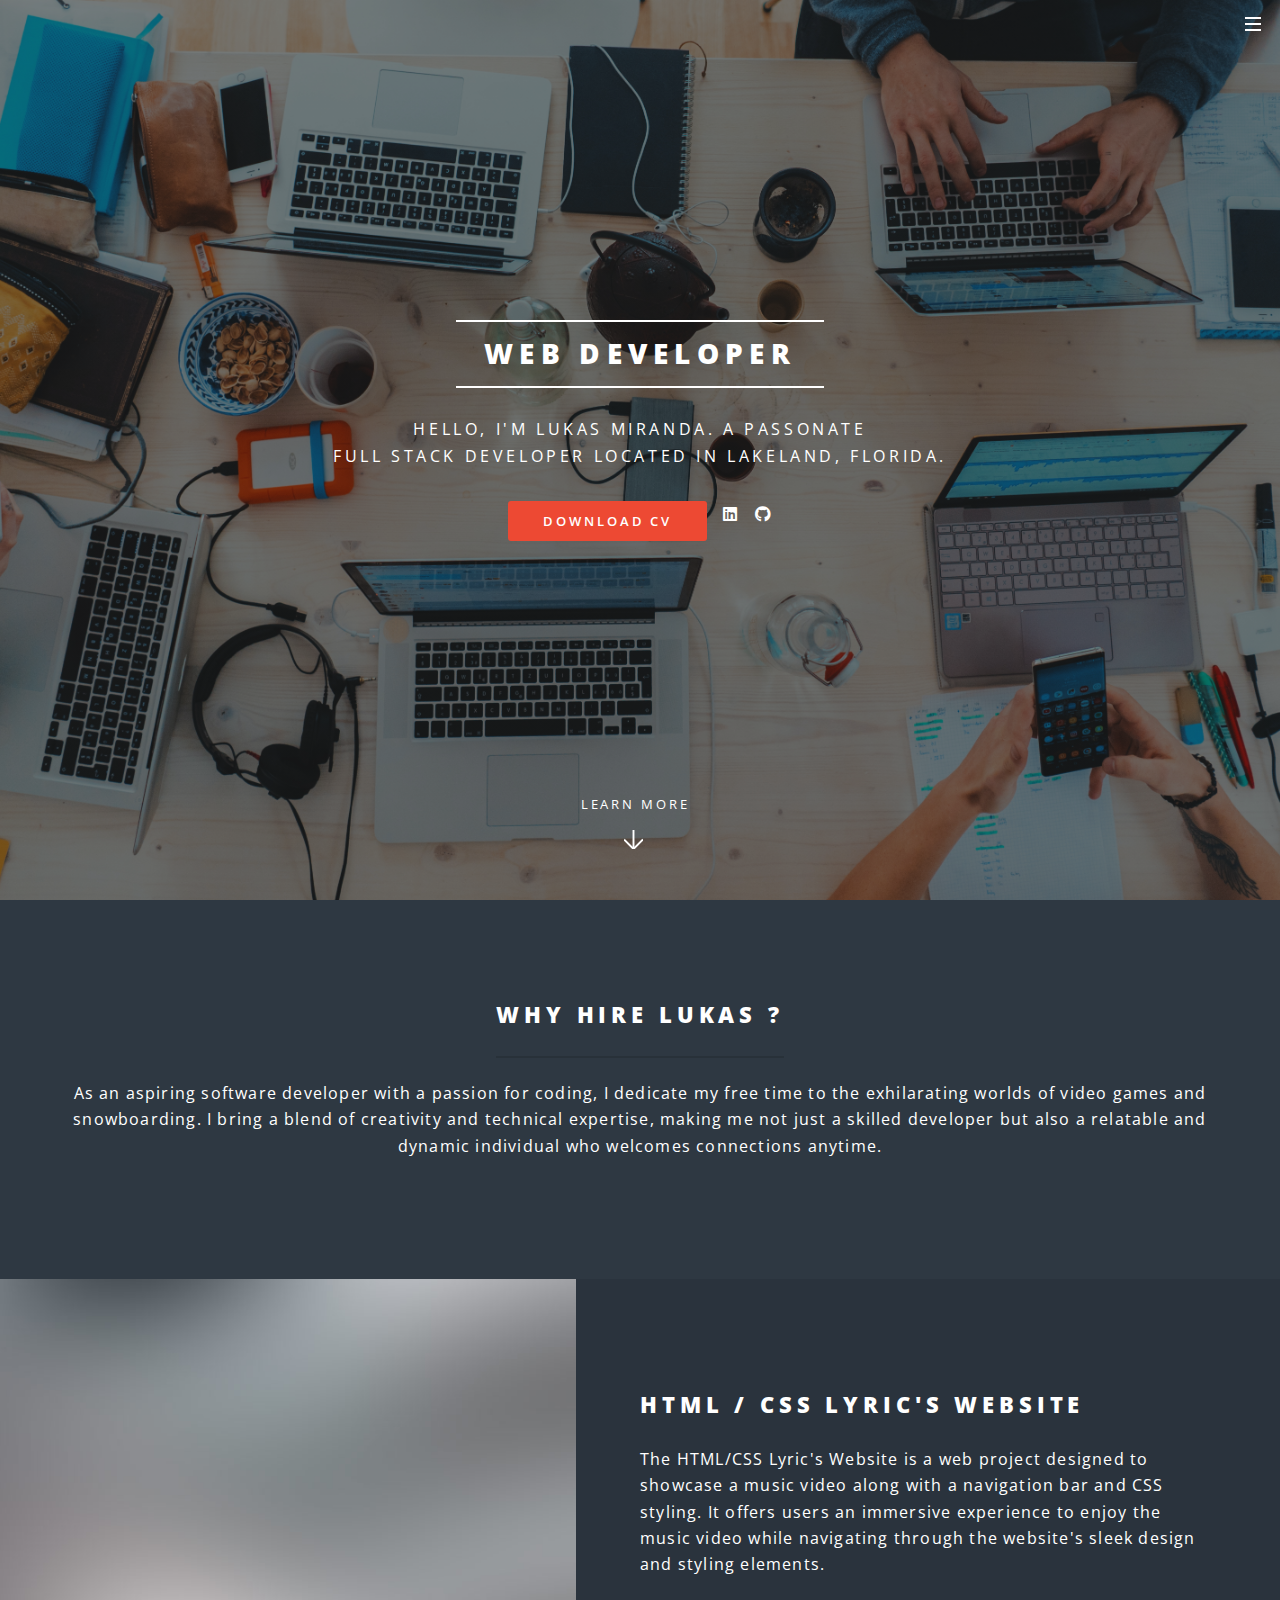
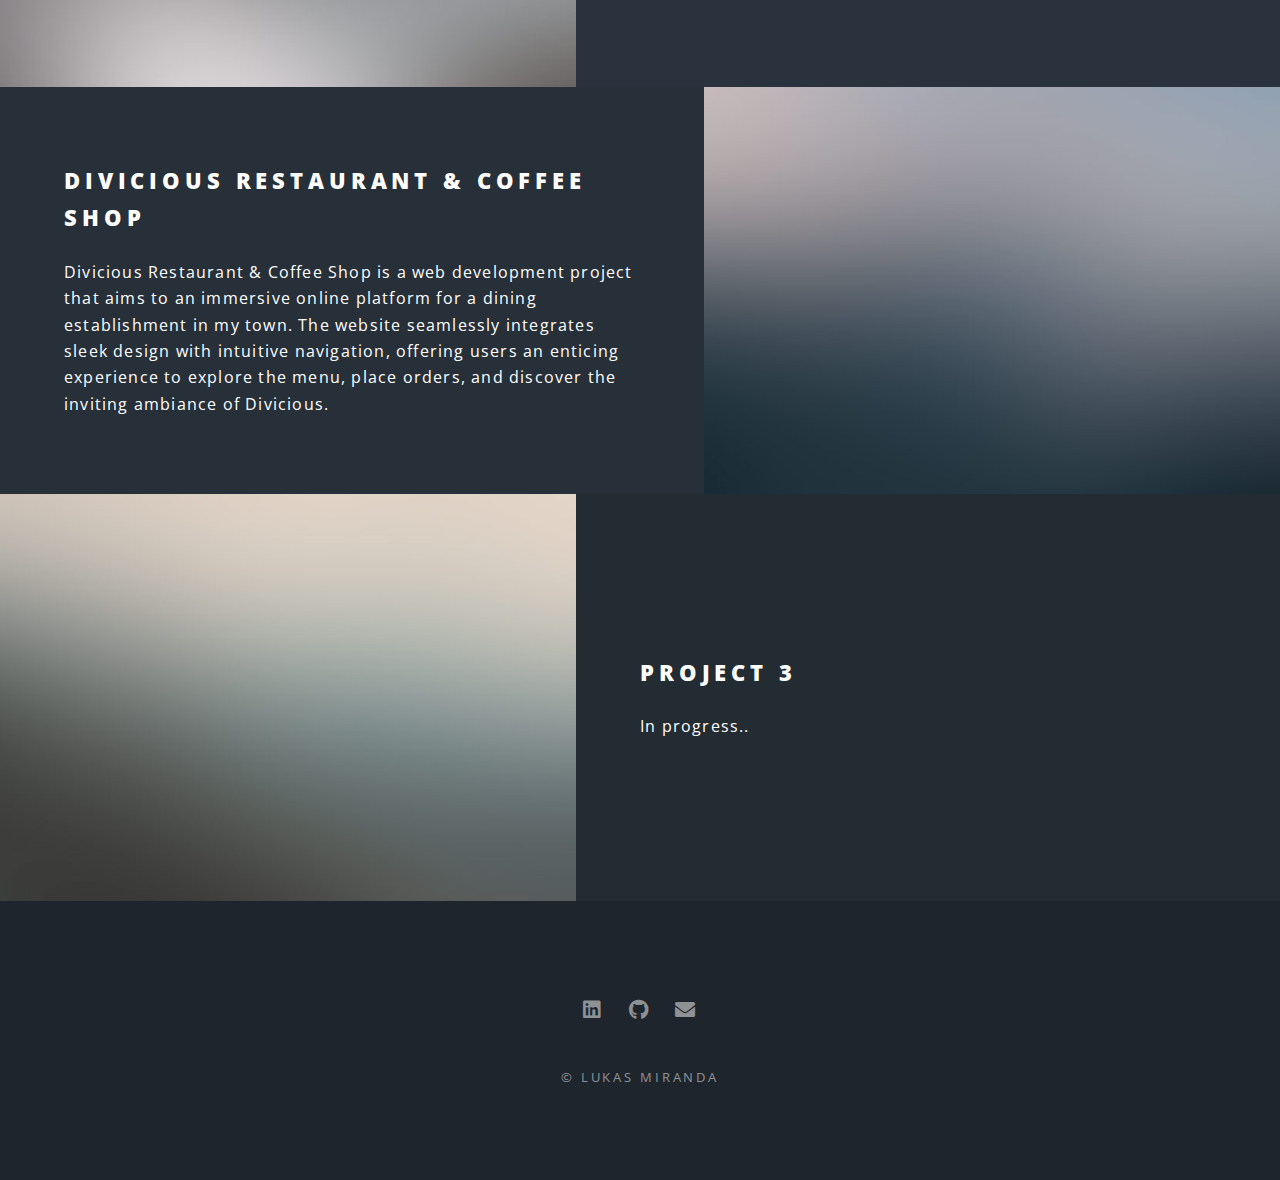
<file: index.html>
<!DOCTYPE HTML>
<html>
	<head>
		<title>Lukas Miranda' Portfolio</title>
		<meta charset="utf-8" />
		<meta name="viewport" content="width=device-width, initial-scale=1, user-scalable=no" />
		<link rel="stylesheet" href="assets/css/main.css" />
		<noscript><link rel="stylesheet" href="assets/css/noscript.css" /></noscript>
	</head>
	<body class="landing is-preload">
		<!-- Page Wrapper -->
			<div id="page-wrapper">

				<!-- Header -->
					<header id="header" class="alt">
						<h1><a href="index.html">Home</a></h1>
						<nav id="nav">
							<ul>
								<li class="special">
									<a href="#menu" class="menuToggle"><span></span></a>
									<div id="menu">
										<ul>
											<li><a href="index.html">Home</a></li>
											<li><a href="generic.html">About Me</a></li>
											<!-- <li><a href="elements.html">Elements</a></li> -->
										</ul>
									</div>
								</li>
							</ul>
						</nav>
					</header>

				<!-- Banner -->
					<section id="banner">
						<!-- <img class="portfolio image" src="images/portfolio image.jpeg" alt="picture of lukas miranda"> -->
						<div class="inner">
							<h2>Web Developer</h2>
							<p> Hello, I'm Lukas Miranda. A passonate <br/>
								full stack developer located in Lakeland, Florida.<br /> </p>
							<ul class="actions special">
								<li><a href="#" class="button primary">Download CV</a></li>
								<li><a href="https://www.linkedin.com/in/lukas-m-miranda" class="icon brands fa-linkedin"><span class="label">LinkedIn</span></a></li>
								<li><a href="https://github.com/mirandalukas" class="icon brands fa-github"><span class="label">Github</span></a></li>
							</ul>
						</div>
						<a href="#one" class="more scrolly">Learn More</a>
					</section>

				<!-- One -->
					<section id="one" class="wrapper style1 special">
						<div class="inner">
							<header class="major">
								<h2>Why Hire Lukas ? </h2>
								<p> As an aspiring software developer with a passion for coding,
									I dedicate my free time to the exhilarating worlds of 
									video games and snowboarding. I bring a blend of creativity
									and technical expertise, making me not just a skilled 
									developer but also a relatable and dynamic individual 
									who welcomes connections anytime.</p>
							</header>
							<!-- <ul class="icons major">
								<li><span class="icon fa-gem major style1"><span class="label">Lorem</span></span></li>
								<li><span class="icon fa-heart major style2"><span class="label">Ipsum</span></span></li>
								<li><span class="icon solid fa-code major style3"><span class="label">Dolor</span></span></li>
							</ul> -->
						</div>
					</section>

				<!-- Two -->
					<section id="two" class="wrapper alt style2">
						<section class="spotlight">
							<div class="image"><a href="https://mirandalukas.github.io/posty-website-/"><img src="images/pic01.jpg" alt="" /></a></div><div class="content">
								<h2>HTML / CSS Lyric's Website<br /></h2>
								<p>The HTML/CSS Lyric's Website is a web project designed to showcase a music video
									 along with a navigation bar and CSS styling. It offers users an immersive 
									 experience to enjoy the music video while navigating through the website's sleek 
									 design and styling elements.</p>
							</div>
						</section>
						<section class="spotlight">
							<div class="image"><img src="images/pic02.jpg" alt="" /></div><div class="content">
								<h2>Divicious Restaurant & Coffee Shop<br /></h2>
								<p>Divicious Restaurant & Coffee Shop is a web development project that aims to
									an immersive online platform for a dining establishment in my town. The website 
									seamlessly integrates sleek design with intuitive navigation, offering users an 
									enticing experience to explore the menu, place orders, and discover the inviting
									 ambiance of Divicious.</p>
							</div>
						</section>
						<section class="spotlight">
							<div class="image"><img src="images/pic03.jpg" alt="" /></div><div class="content">
								<h2>project 3</h2>
								<p>In progress..</p>
							</div>
						</section>
					</section>

				<!-- Three -->
					<!-- <section id="three" class="wrapper style3 special">
						<div class="inner">
							<header class="major">
								<h2>Accumsan mus tortor nunc aliquet</h2>
								<p>Aliquam ut ex ut augue consectetur interdum. Donec amet imperdiet eleifend<br />
								fringilla tincidunt. Nullam dui leo Aenean mi ligula, rhoncus ullamcorper.</p>
							</header>
							<ul class="features">
								<li class="icon fa-paper-plane">
									<h3>Arcu accumsan</h3>
									<p>Augue consectetur sed interdum imperdiet et ipsum. Mauris lorem tincidunt nullam amet leo Aenean ligula consequat consequat.</p>
								</li>
								<li class="icon solid fa-laptop">
									<h3>Ac Augue Eget</h3>
									<p>Augue consectetur sed interdum imperdiet et ipsum. Mauris lorem tincidunt nullam amet leo Aenean ligula consequat consequat.</p>
								</li>
								<li class="icon solid fa-code">
									<h3>Mus Scelerisque</h3>
									<p>Augue consectetur sed interdum imperdiet et ipsum. Mauris lorem tincidunt nullam amet leo Aenean ligula consequat consequat.</p>
								</li>
								<li class="icon solid fa-headphones-alt">
									<h3>Mauris Imperdiet</h3>
									<p>Augue consectetur sed interdum imperdiet et ipsum. Mauris lorem tincidunt nullam amet leo Aenean ligula consequat consequat.</p>
								</li>
								<li class="icon fa-heart">
									<h3>Aenean Primis</h3>
									<p>Augue consectetur sed interdum imperdiet et ipsum. Mauris lorem tincidunt nullam amet leo Aenean ligula consequat consequat.</p>
								</li>
								<li class="icon fa-flag">
									<h3>Tortor Ut</h3>
									<p>Augue consectetur sed interdum imperdiet et ipsum. Mauris lorem tincidunt nullam amet leo Aenean ligula consequat consequat.</p>
								</li>
							</ul>
						</div>
					</section> -->

				<!-- CTA -->
					<!-- <section id="cta" class="wrapper style4">
						<div class="inner">
							<header>
								<h2>Arcue ut vel commodo</h2>
								<p>Aliquam ut ex ut augue consectetur interdum endrerit imperdiet amet eleifend fringilla.</p>
							</header>
							<ul class="actions stacked">
								<li><a href="#" class="button fit primary">Activate</a></li>
								<li><a href="#" class="button fit">Learn More</a></li>
							</ul>
						</div>
					</section> -->

				<!-- Footer -->
					<footer id="footer">
						<ul class="icons">
							<li><a href="https://www.linkedin.com/in/lukas-m-miranda" class="icon brands fa-linkedin"><span class="label">LinkedIn</span></a></li>
							<li><a href="https://github.com/mirandalukas" class="icon brands fa-github"><span class="label">Github</span></a></li>
							<li><a href="#" class="icon solid fa-envelope"><span class="label">Email</span></a></li>
						</ul>
						<ul class="copyright">
							<li>&copy; Lukas Miranda </li>
						</ul>
					</footer>

			</div>

		<!-- Scripts -->
			<script src="assets/js/jquery.min.js"></script>
			<script src="assets/js/jquery.scrollex.min.js"></script>
			<script src="assets/js/jquery.scrolly.min.js"></script>
			<script src="assets/js/browser.min.js"></script>
			<script src="assets/js/breakpoints.min.js"></script>
			<script src="assets/js/util.js"></script>
			<script src="assets/js/main.js"></script>

	</body>
</html>
</file>
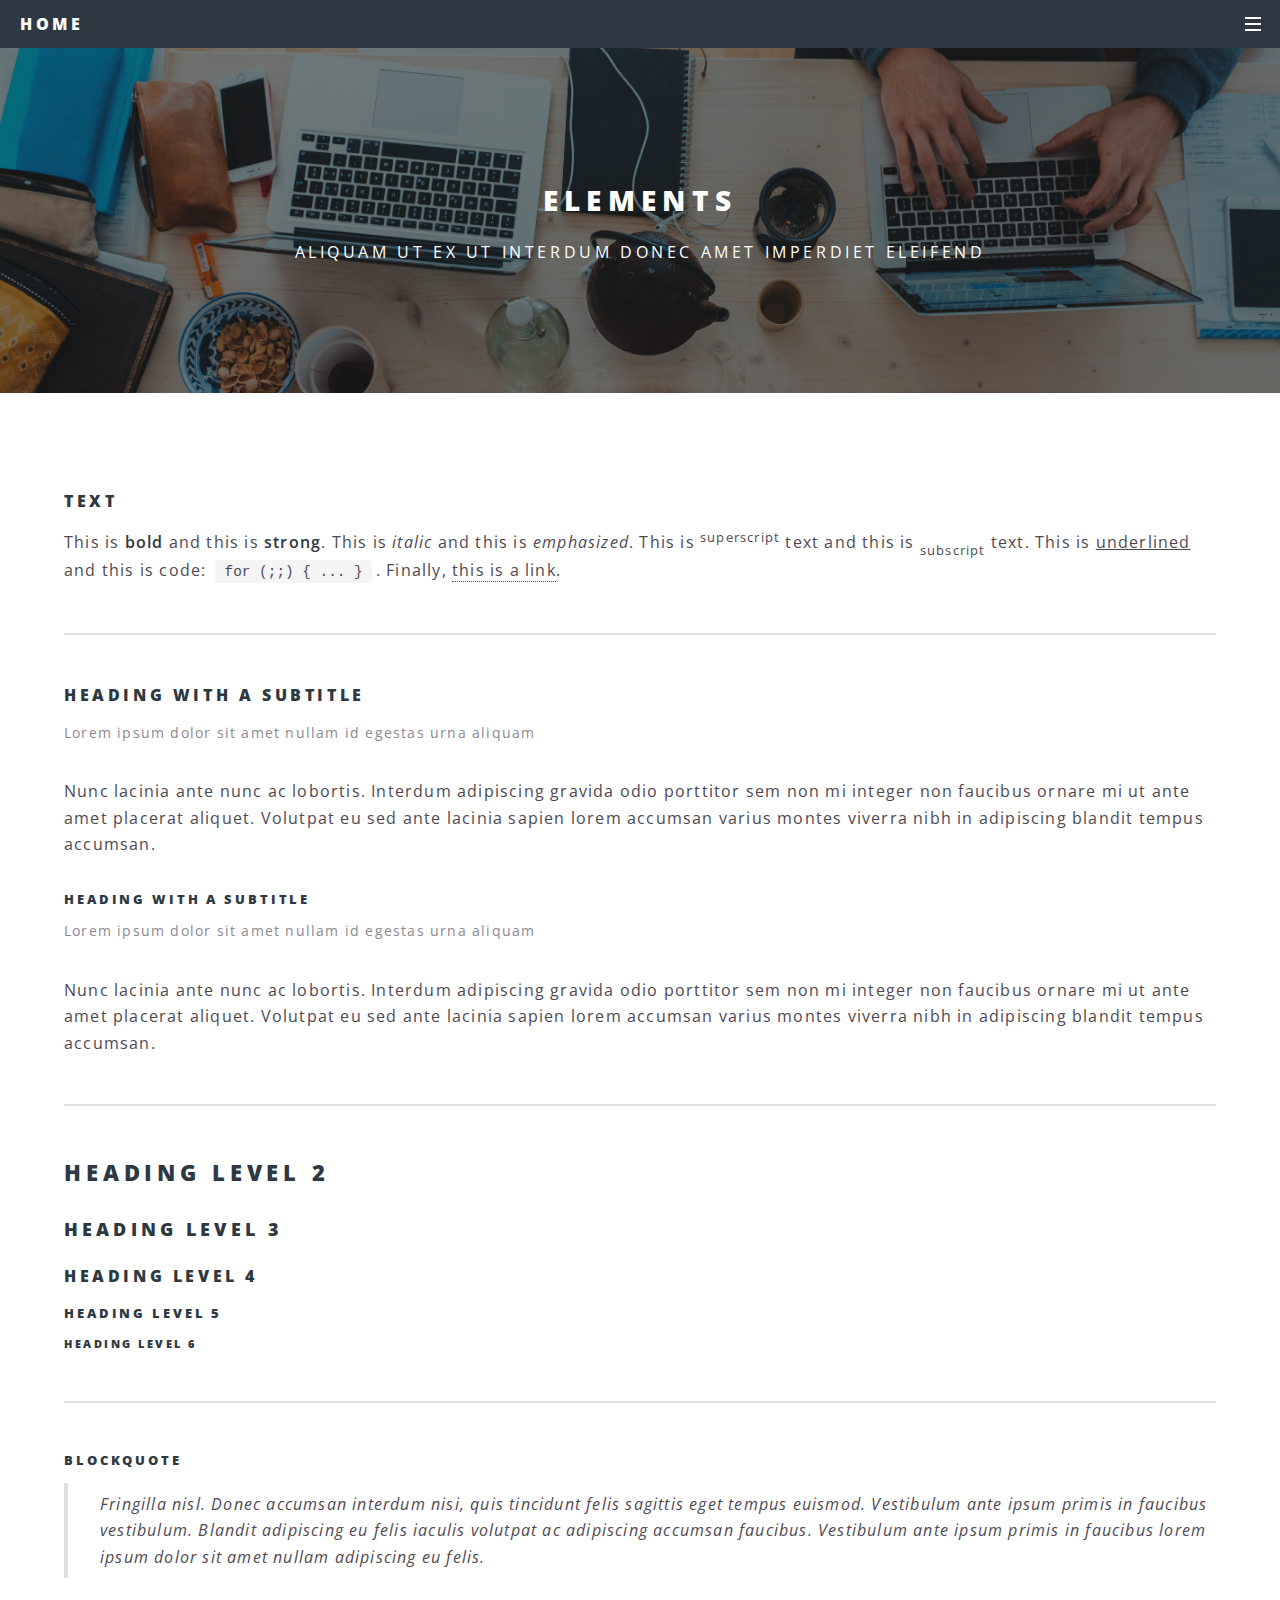
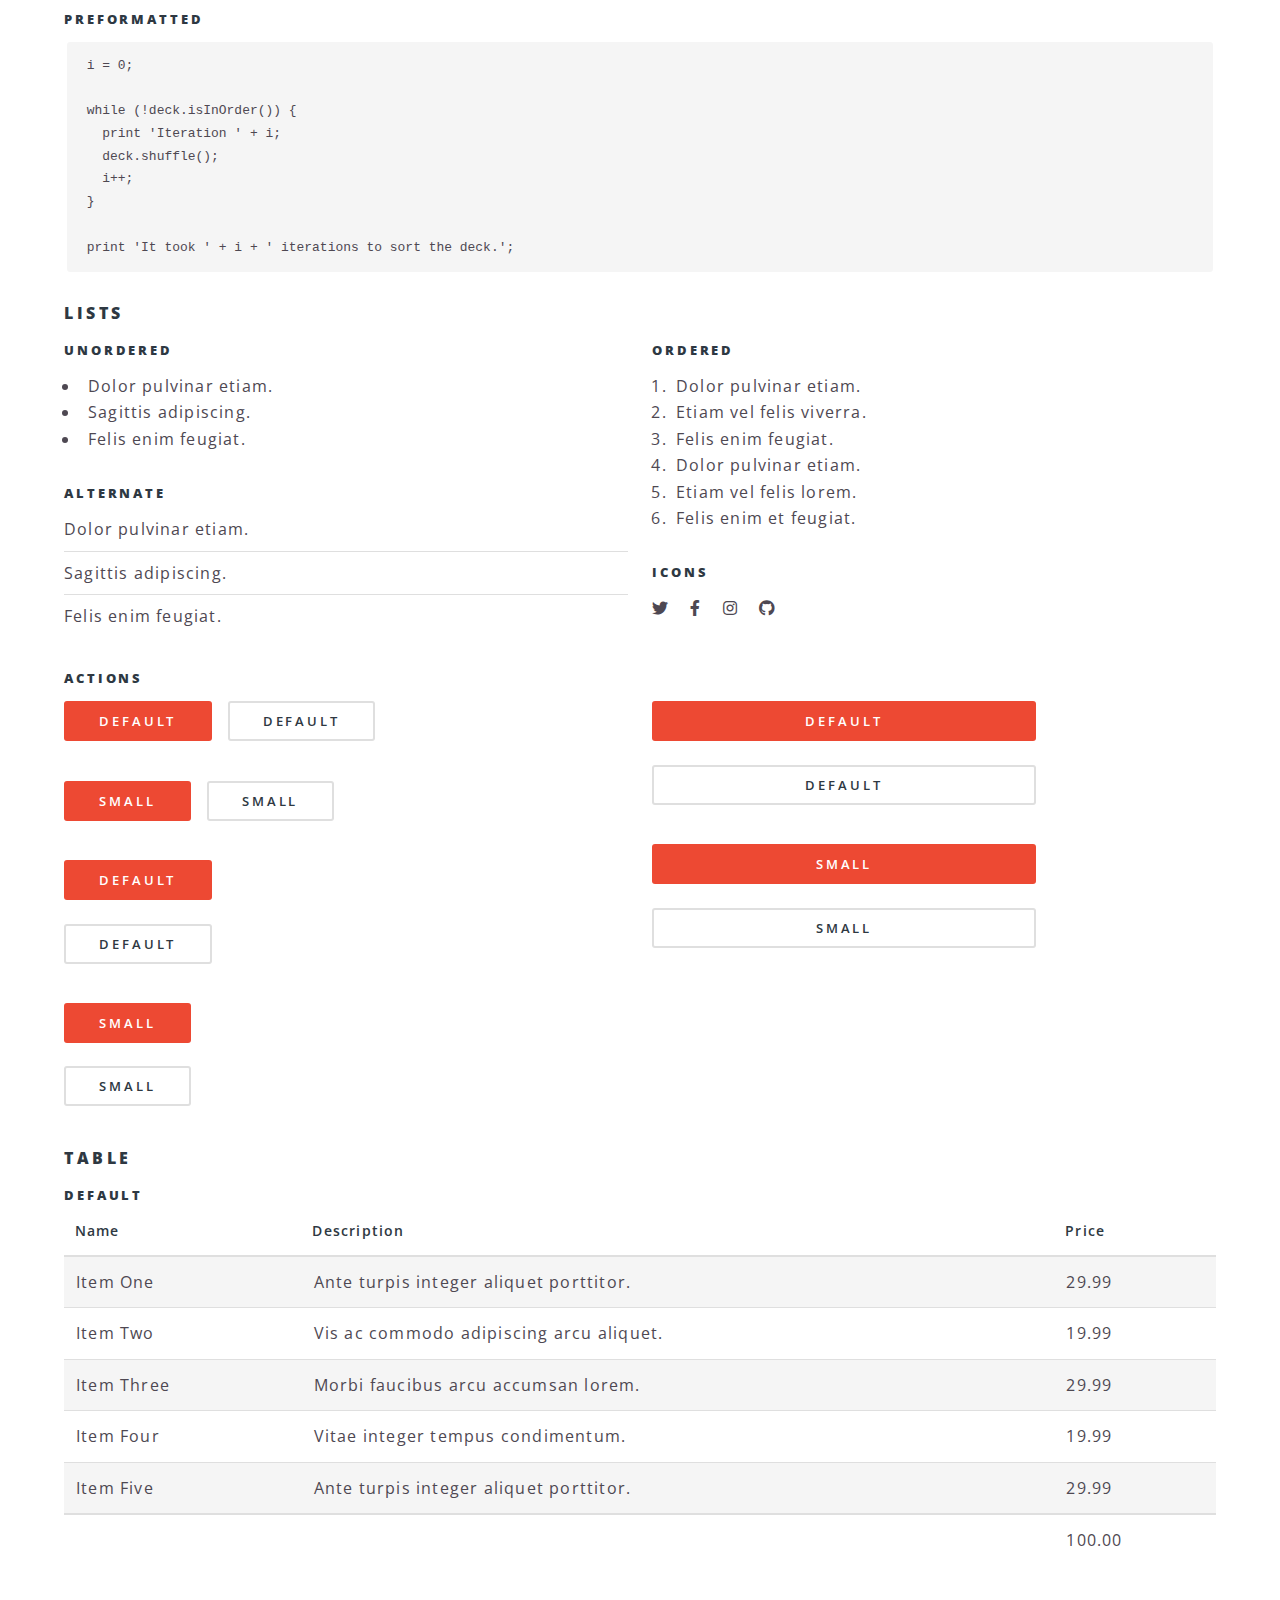
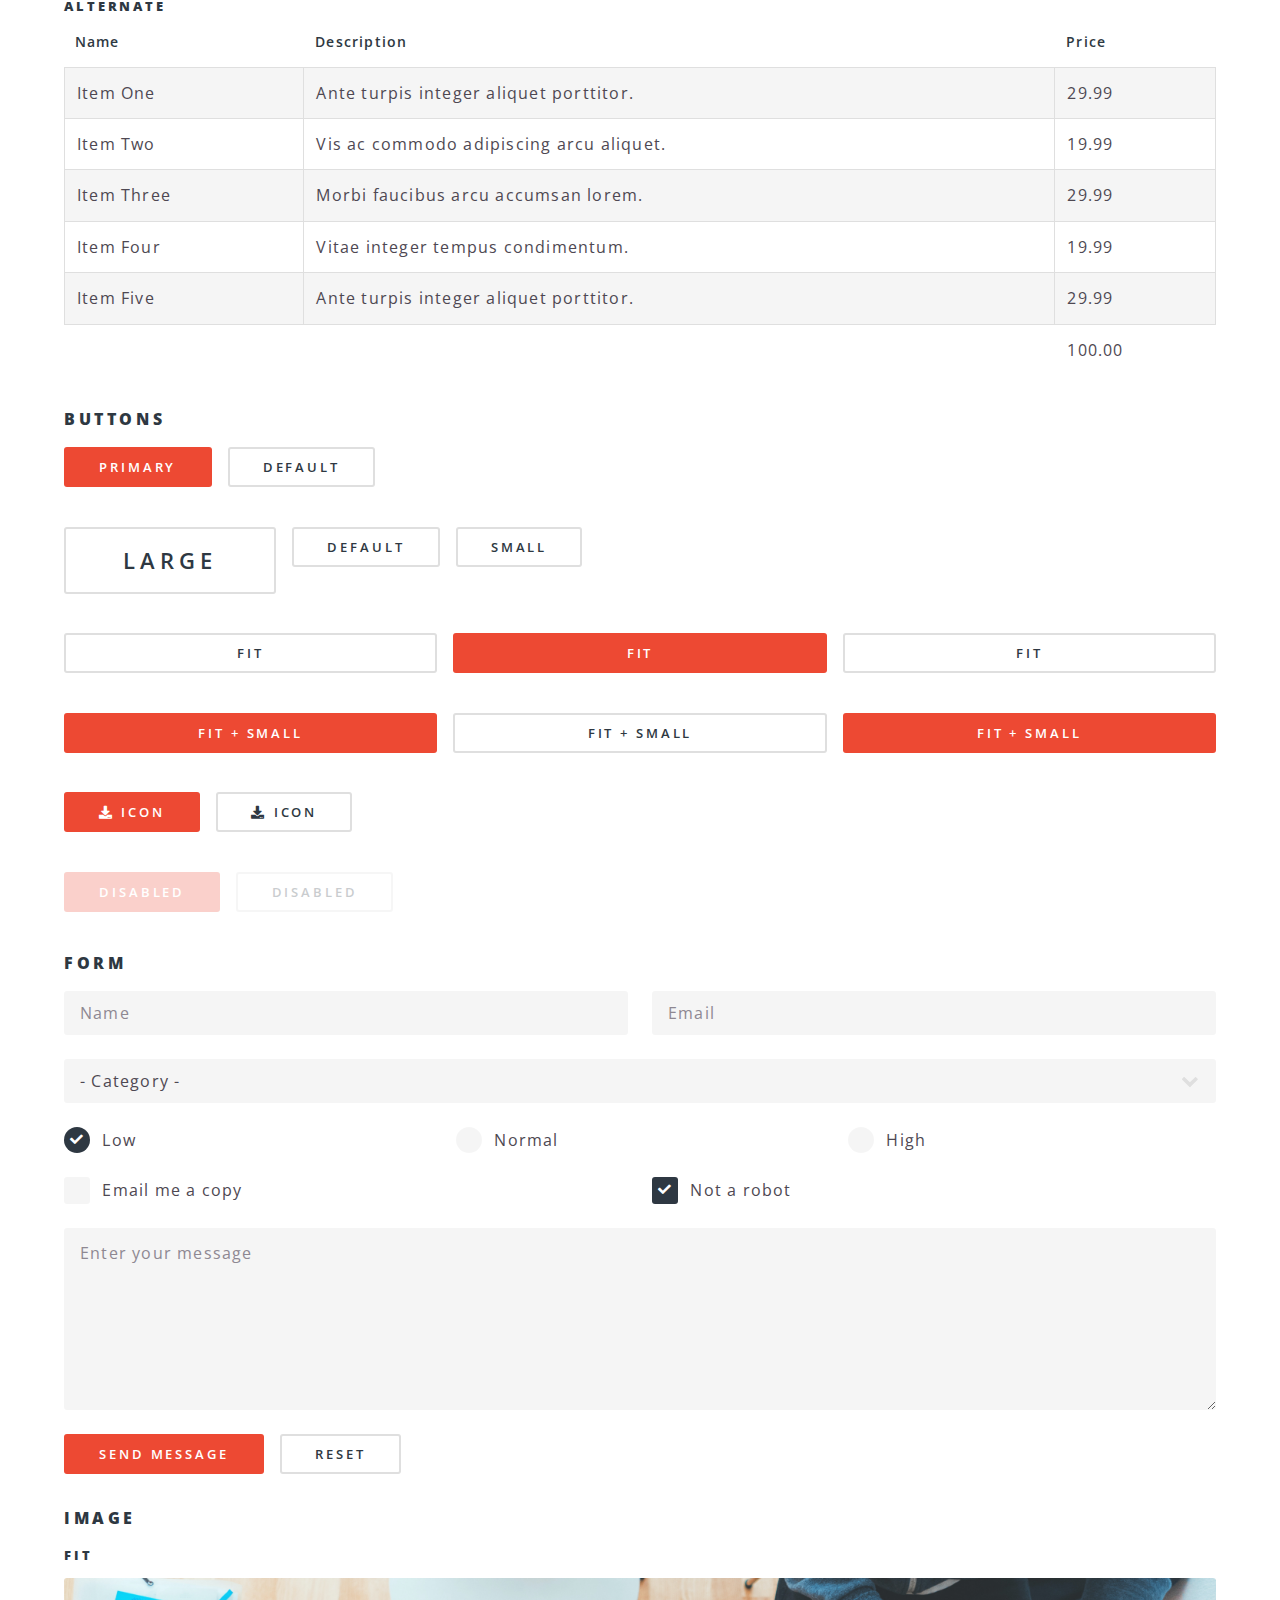
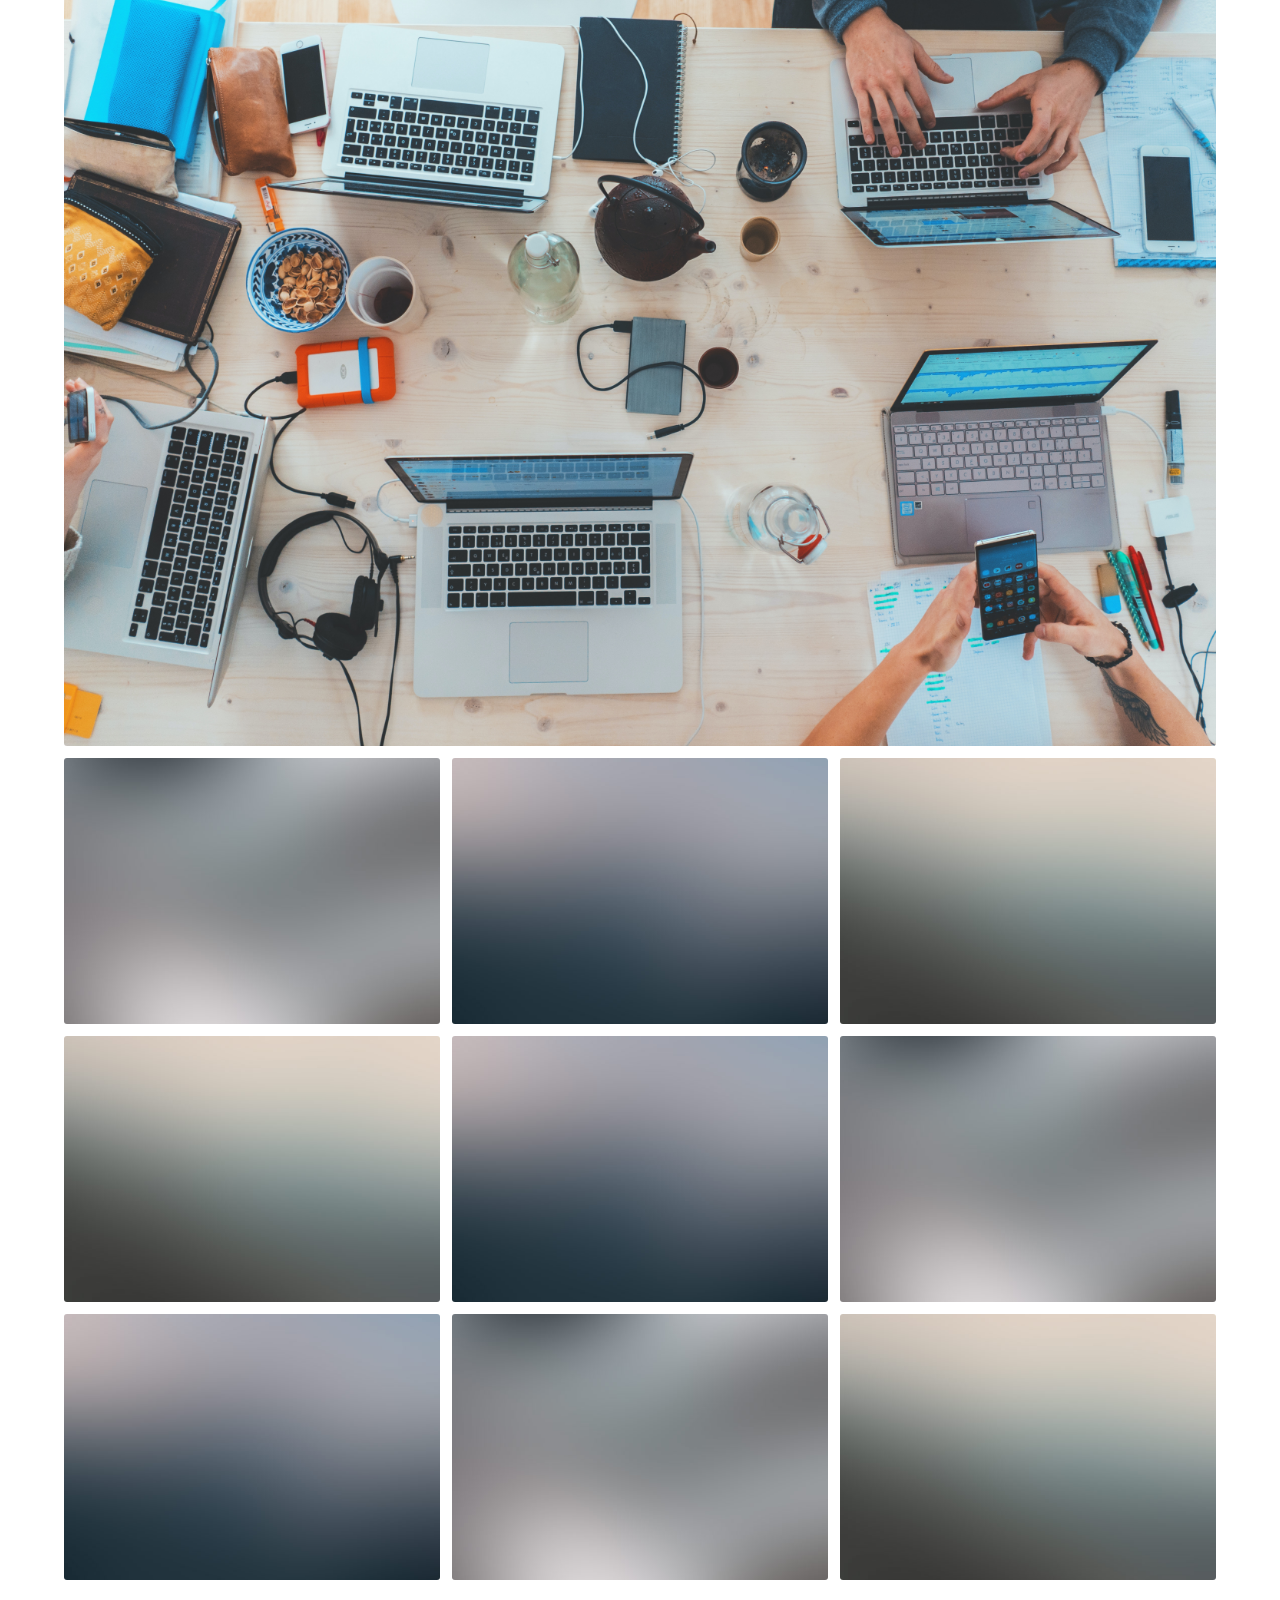
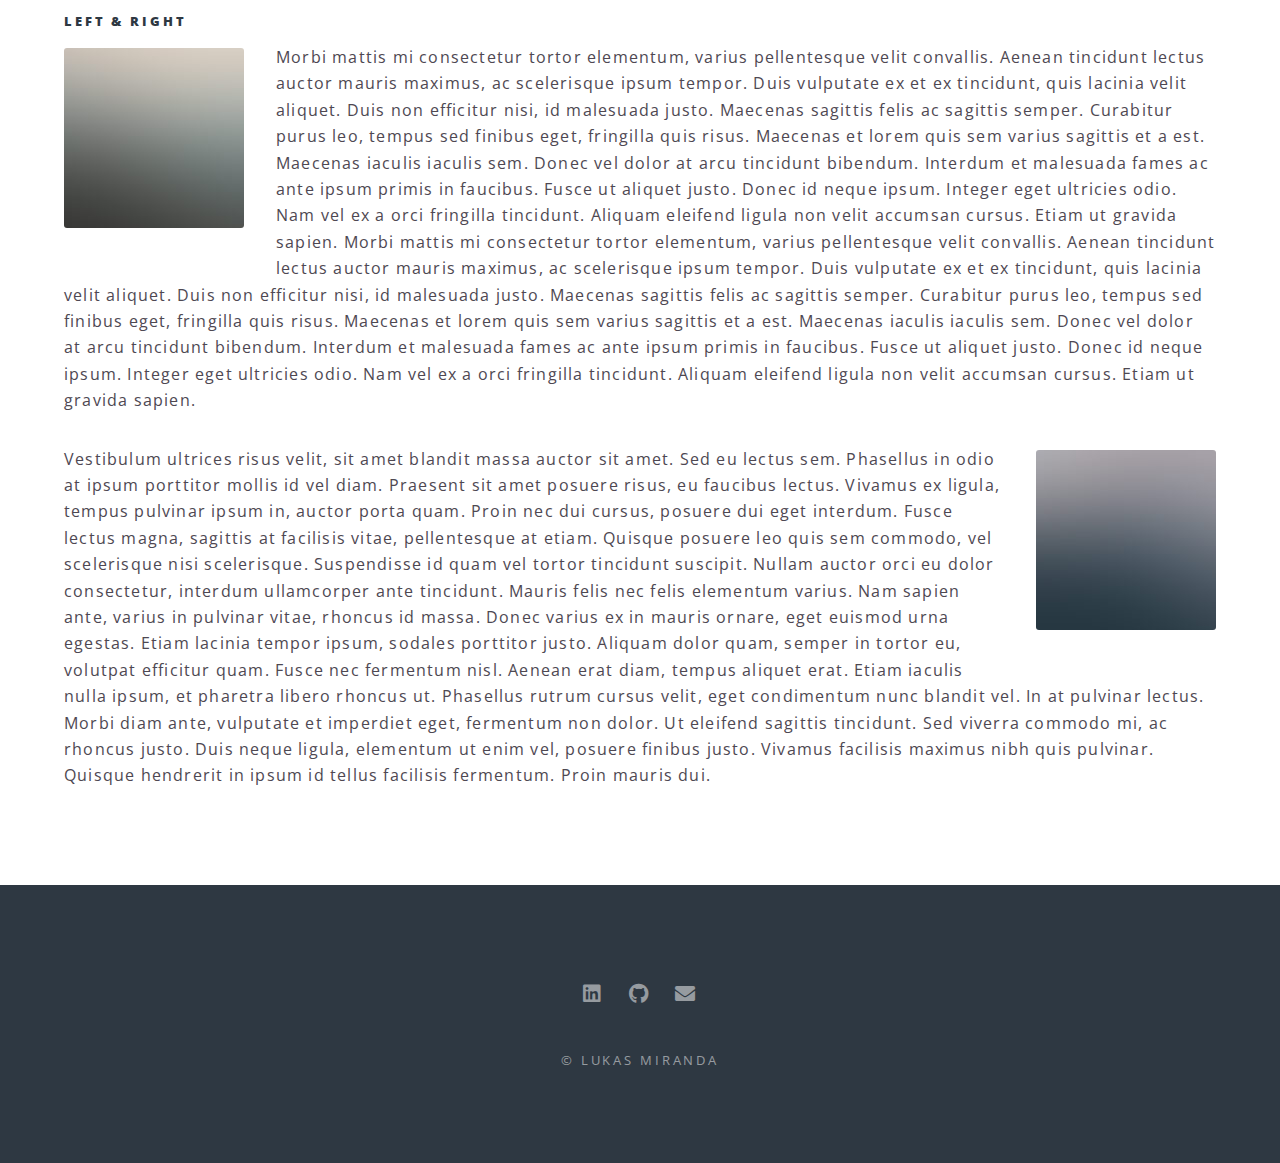
<file: elements.html>
<!DOCTYPE HTML>
<html>
	<head>
		<title>Elements - Spectral by HTML5 UP</title>
		<meta charset="utf-8" />
		<meta name="viewport" content="width=device-width, initial-scale=1, user-scalable=no" />
		<link rel="stylesheet" href="assets/css/main.css" />
		<noscript><link rel="stylesheet" href="assets/css/noscript.css" /></noscript>
	</head>
	<body class="is-preload">

		<!-- Page Wrapper -->
			<div id="page-wrapper">

				<!-- Header -->
					<header id="header">
						<h1><a href="index.html">Home</a></h1>
						<nav id="nav">
							<ul>
								<li class="special">
									<a href="#menu" class="menuToggle"><span></span></a>
									<div id="menu">
										<ul>
											<li><a href="index.html">Home</a></li>
											<li><a href="generic.html">About Me</a></li>
											<li><a href="elements.html">Elements</a></li>
										</ul>
									</div>
								</li>
							</ul>
						</nav>
					</header>

				<!-- Main -->
					<article id="main">
						<header>
							<h2>Elements</h2>
							<p>Aliquam ut ex ut interdum donec amet imperdiet eleifend</p>
						</header>
						<section class="wrapper style5">
							<div class="inner">

								<section>
									<h4>Text</h4>
									<p>This is <b>bold</b> and this is <strong>strong</strong>. This is <i>italic</i> and this is <em>emphasized</em>.
									This is <sup>superscript</sup> text and this is <sub>subscript</sub> text.
									This is <u>underlined</u> and this is code: <code>for (;;) { ... }</code>. Finally, <a href="#">this is a link</a>.</p>
									<hr />
									<header>
										<h4>Heading with a Subtitle</h4>
										<p>Lorem ipsum dolor sit amet nullam id egestas urna aliquam</p>
									</header>
									<p>Nunc lacinia ante nunc ac lobortis. Interdum adipiscing gravida odio porttitor sem non mi integer non faucibus ornare mi ut ante amet placerat aliquet. Volutpat eu sed ante lacinia sapien lorem accumsan varius montes viverra nibh in adipiscing blandit tempus accumsan.</p>
									<header>
										<h5>Heading with a Subtitle</h5>
										<p>Lorem ipsum dolor sit amet nullam id egestas urna aliquam</p>
									</header>
									<p>Nunc lacinia ante nunc ac lobortis. Interdum adipiscing gravida odio porttitor sem non mi integer non faucibus ornare mi ut ante amet placerat aliquet. Volutpat eu sed ante lacinia sapien lorem accumsan varius montes viverra nibh in adipiscing blandit tempus accumsan.</p>
									<hr />
									<h2>Heading Level 2</h2>
									<h3>Heading Level 3</h3>
									<h4>Heading Level 4</h4>
									<h5>Heading Level 5</h5>
									<h6>Heading Level 6</h6>
									<hr />
									<h5>Blockquote</h5>
									<blockquote>Fringilla nisl. Donec accumsan interdum nisi, quis tincidunt felis sagittis eget tempus euismod. Vestibulum ante ipsum primis in faucibus vestibulum. Blandit adipiscing eu felis iaculis volutpat ac adipiscing accumsan faucibus. Vestibulum ante ipsum primis in faucibus lorem ipsum dolor sit amet nullam adipiscing eu felis.</blockquote>
									<h5>Preformatted</h5>
									<pre><code>i = 0;

while (!deck.isInOrder()) {
  print 'Iteration ' + i;
  deck.shuffle();
  i++;
}

print 'It took ' + i + ' iterations to sort the deck.';</code></pre>
								</section>

								<section>
									<h4>Lists</h4>
									<div class="row">
										<div class="col-6 col-12-medium">
											<h5>Unordered</h5>
											<ul>
												<li>Dolor pulvinar etiam.</li>
												<li>Sagittis adipiscing.</li>
												<li>Felis enim feugiat.</li>
											</ul>
											<h5>Alternate</h5>
											<ul class="alt">
												<li>Dolor pulvinar etiam.</li>
												<li>Sagittis adipiscing.</li>
												<li>Felis enim feugiat.</li>
											</ul>
										</div>
										<div class="col-6 col-12-medium">
											<h5>Ordered</h5>
											<ol>
												<li>Dolor pulvinar etiam.</li>
												<li>Etiam vel felis viverra.</li>
												<li>Felis enim feugiat.</li>
												<li>Dolor pulvinar etiam.</li>
												<li>Etiam vel felis lorem.</li>
												<li>Felis enim et feugiat.</li>
											</ol>
											<h5>Icons</h5>
											<ul class="icons">
												<li><a href="#" class="icon brands fa-twitter"><span class="label">Twitter</span></a></li>
												<li><a href="#" class="icon brands fa-facebook-f"><span class="label">Facebook</span></a></li>
												<li><a href="#" class="icon brands fa-instagram"><span class="label">Instagram</span></a></li>
												<li><a href="#" class="icon brands fa-github"><span class="label">Github</span></a></li>
											</ul>
										</div>
									</div>
									<h5>Actions</h5>
									<div class="row">
										<div class="col-6 col-12-medium">
											<ul class="actions">
												<li><a href="#" class="button primary">Default</a></li>
												<li><a href="#" class="button">Default</a></li>
											</ul>
											<ul class="actions small">
												<li><a href="#" class="button primary small">Small</a></li>
												<li><a href="#" class="button small">Small</a></li>
											</ul>
											<ul class="actions stacked">
												<li><a href="#" class="button primary">Default</a></li>
												<li><a href="#" class="button">Default</a></li>
											</ul>
											<ul class="actions stacked">
												<li><a href="#" class="button primary small">Small</a></li>
												<li><a href="#" class="button small">Small</a></li>
											</ul>
										</div>
										<div class="col-6 col-12-medium">
											<ul class="actions stacked">
												<li><a href="#" class="button primary fit">Default</a></li>
												<li><a href="#" class="button fit">Default</a></li>
											</ul>
											<ul class="actions stacked">
												<li><a href="#" class="button primary small fit">Small</a></li>
												<li><a href="#" class="button small fit">Small</a></li>
											</ul>
										</div>
									</div>
								</section>

								<section>
									<h4>Table</h4>
									<h5>Default</h5>
									<div class="table-wrapper">
										<table>
											<thead>
												<tr>
													<th>Name</th>
													<th>Description</th>
													<th>Price</th>
												</tr>
											</thead>
											<tbody>
												<tr>
													<td>Item One</td>
													<td>Ante turpis integer aliquet porttitor.</td>
													<td>29.99</td>
												</tr>
												<tr>
													<td>Item Two</td>
													<td>Vis ac commodo adipiscing arcu aliquet.</td>
													<td>19.99</td>
												</tr>
												<tr>
													<td>Item Three</td>
													<td> Morbi faucibus arcu accumsan lorem.</td>
													<td>29.99</td>
												</tr>
												<tr>
													<td>Item Four</td>
													<td>Vitae integer tempus condimentum.</td>
													<td>19.99</td>
												</tr>
												<tr>
													<td>Item Five</td>
													<td>Ante turpis integer aliquet porttitor.</td>
													<td>29.99</td>
												</tr>
											</tbody>
											<tfoot>
												<tr>
													<td colspan="2"></td>
													<td>100.00</td>
												</tr>
											</tfoot>
										</table>
									</div>

									<h5>Alternate</h5>
									<div class="table-wrapper">
										<table class="alt">
											<thead>
												<tr>
													<th>Name</th>
													<th>Description</th>
													<th>Price</th>
												</tr>
											</thead>
											<tbody>
												<tr>
													<td>Item One</td>
													<td>Ante turpis integer aliquet porttitor.</td>
													<td>29.99</td>
												</tr>
												<tr>
													<td>Item Two</td>
													<td>Vis ac commodo adipiscing arcu aliquet.</td>
													<td>19.99</td>
												</tr>
												<tr>
													<td>Item Three</td>
													<td> Morbi faucibus arcu accumsan lorem.</td>
													<td>29.99</td>
												</tr>
												<tr>
													<td>Item Four</td>
													<td>Vitae integer tempus condimentum.</td>
													<td>19.99</td>
												</tr>
												<tr>
													<td>Item Five</td>
													<td>Ante turpis integer aliquet porttitor.</td>
													<td>29.99</td>
												</tr>
											</tbody>
											<tfoot>
												<tr>
													<td colspan="2"></td>
													<td>100.00</td>
												</tr>
											</tfoot>
										</table>
									</div>
								</section>

								<section>
									<h4>Buttons</h4>
									<ul class="actions">
										<li><a href="#" class="button primary">Primary</a></li>
										<li><a href="#" class="button">Default</a></li>
									</ul>
									<ul class="actions">
										<li><a href="#" class="button large">Large</a></li>
										<li><a href="#" class="button">Default</a></li>
										<li><a href="#" class="button small">Small</a></li>
									</ul>
									<ul class="actions fit">
										<li><a href="#" class="button fit">Fit</a></li>
										<li><a href="#" class="button primary fit">Fit</a></li>
										<li><a href="#" class="button fit">Fit</a></li>
									</ul>
									<ul class="actions fit small">
										<li><a href="#" class="button primary fit small">Fit + Small</a></li>
										<li><a href="#" class="button fit small">Fit + Small</a></li>
										<li><a href="#" class="button primary fit small">Fit + Small</a></li>
									</ul>
									<ul class="actions">
										<li><a href="#" class="button primary icon solid fa-download">Icon</a></li>
										<li><a href="#" class="button icon solid fa-download">Icon</a></li>
									</ul>
									<ul class="actions">
										<li><span class="button primary disabled">Disabled</span></li>
										<li><span class="button disabled">Disabled</span></li>
									</ul>
								</section>

								<section>
									<h4>Form</h4>
									<form method="post" action="#">
										<div class="row gtr-uniform">
											<div class="col-6 col-12-xsmall">
												<input type="text" name="demo-name" id="demo-name" value="" placeholder="Name" />
											</div>
											<div class="col-6 col-12-xsmall">
												<input type="email" name="demo-email" id="demo-email" value="" placeholder="Email" />
											</div>
											<div class="col-12">
												<select name="demo-category" id="demo-category">
													<option value="">- Category -</option>
													<option value="1">Manufacturing</option>
													<option value="1">Shipping</option>
													<option value="1">Administration</option>
													<option value="1">Human Resources</option>
												</select>
											</div>
											<div class="col-4 col-12-small">
												<input type="radio" id="demo-priority-low" name="demo-priority" checked>
												<label for="demo-priority-low">Low</label>
											</div>
											<div class="col-4 col-12-small">
												<input type="radio" id="demo-priority-normal" name="demo-priority">
												<label for="demo-priority-normal">Normal</label>
											</div>
											<div class="col-4 col-12-small">
												<input type="radio" id="demo-priority-high" name="demo-priority">
												<label for="demo-priority-high">High</label>
											</div>
											<div class="col-6 col-12-small">
												<input type="checkbox" id="demo-copy" name="demo-copy">
												<label for="demo-copy">Email me a copy</label>
											</div>
											<div class="col-6 col-12-small">
												<input type="checkbox" id="demo-human" name="demo-human" checked>
												<label for="demo-human">Not a robot</label>
											</div>
											<div class="col-12">
												<textarea name="demo-message" id="demo-message" placeholder="Enter your message" rows="6"></textarea>
											</div>
											<div class="col-12">
												<ul class="actions">
													<li><input type="submit" value="Send Message" class="primary" /></li>
													<li><input type="reset" value="Reset" /></li>
												</ul>
											</div>
										</div>
									</form>
								</section>

								<section>
									<h4>Image</h4>
									<h5>Fit</h5>
									<div class="box alt">
										<div class="row gtr-50 gtr-uniform">
											<div class="col-12"><span class="image fit"><img src="images/banner.jpg" alt="" /></span></div>
											<div class="col-4"><span class="image fit"><img src="images/pic01.jpg" alt="" /></span></div>
											<div class="col-4"><span class="image fit"><img src="images/pic02.jpg" alt="" /></span></div>
											<div class="col-4"><span class="image fit"><img src="images/pic03.jpg" alt="" /></span></div>
											<div class="col-4"><span class="image fit"><img src="images/pic03.jpg" alt="" /></span></div>
											<div class="col-4"><span class="image fit"><img src="images/pic02.jpg" alt="" /></span></div>
											<div class="col-4"><span class="image fit"><img src="images/pic01.jpg" alt="" /></span></div>
											<div class="col-4"><span class="image fit"><img src="images/pic02.jpg" alt="" /></span></div>
											<div class="col-4"><span class="image fit"><img src="images/pic01.jpg" alt="" /></span></div>
											<div class="col-4"><span class="image fit"><img src="images/pic03.jpg" alt="" /></span></div>
										</div>
									</div>
									<h5>Left &amp; Right</h5>
									<p><span class="image left"><img src="images/pic04.jpg" alt="" /></span>Morbi mattis mi consectetur tortor elementum, varius pellentesque velit convallis. Aenean tincidunt lectus auctor mauris maximus, ac scelerisque ipsum tempor. Duis vulputate ex et ex tincidunt, quis lacinia velit aliquet. Duis non efficitur nisi, id malesuada justo. Maecenas sagittis felis ac sagittis semper. Curabitur purus leo, tempus sed finibus eget, fringilla quis risus. Maecenas et lorem quis sem varius sagittis et a est. Maecenas iaculis iaculis sem. Donec vel dolor at arcu tincidunt bibendum. Interdum et malesuada fames ac ante ipsum primis in faucibus. Fusce ut aliquet justo. Donec id neque ipsum. Integer eget ultricies odio. Nam vel ex a orci fringilla tincidunt. Aliquam eleifend ligula non velit accumsan cursus. Etiam ut gravida sapien. Morbi mattis mi consectetur tortor elementum, varius pellentesque velit convallis. Aenean tincidunt lectus auctor mauris maximus, ac scelerisque ipsum tempor. Duis vulputate ex et ex tincidunt, quis lacinia velit aliquet. Duis non efficitur nisi, id malesuada justo. Maecenas sagittis felis ac sagittis semper. Curabitur purus leo, tempus sed finibus eget, fringilla quis risus. Maecenas et lorem quis sem varius sagittis et a est. Maecenas iaculis iaculis sem. Donec vel dolor at arcu tincidunt bibendum. Interdum et malesuada fames ac ante ipsum primis in faucibus. Fusce ut aliquet justo. Donec id neque ipsum. Integer eget ultricies odio. Nam vel ex a orci fringilla tincidunt. Aliquam eleifend ligula non velit accumsan cursus. Etiam ut gravida sapien.</p>
									<p><span class="image right"><img src="images/pic05.jpg" alt="" /></span>Vestibulum ultrices risus velit, sit amet blandit massa auctor sit amet. Sed eu lectus sem. Phasellus in odio at ipsum porttitor mollis id vel diam. Praesent sit amet posuere risus, eu faucibus lectus. Vivamus ex ligula, tempus pulvinar ipsum in, auctor porta quam. Proin nec dui cursus, posuere dui eget interdum. Fusce lectus magna, sagittis at facilisis vitae, pellentesque at etiam. Quisque posuere leo quis sem commodo, vel scelerisque nisi scelerisque. Suspendisse id quam vel tortor tincidunt suscipit. Nullam auctor orci eu dolor consectetur, interdum ullamcorper ante tincidunt. Mauris felis nec felis elementum varius. Nam sapien ante, varius in pulvinar vitae, rhoncus id massa. Donec varius ex in mauris ornare, eget euismod urna egestas. Etiam lacinia tempor ipsum, sodales porttitor justo. Aliquam dolor quam, semper in tortor eu, volutpat efficitur quam. Fusce nec fermentum nisl. Aenean erat diam, tempus aliquet erat. Etiam iaculis nulla ipsum, et pharetra libero rhoncus ut. Phasellus rutrum cursus velit, eget condimentum nunc blandit vel. In at pulvinar lectus. Morbi diam ante, vulputate et imperdiet eget, fermentum non dolor. Ut eleifend sagittis tincidunt. Sed viverra commodo mi, ac rhoncus justo. Duis neque ligula, elementum ut enim vel, posuere finibus justo. Vivamus facilisis maximus nibh quis pulvinar. Quisque hendrerit in ipsum id tellus facilisis fermentum. Proin mauris dui.</p>
								</section>

							</div>
						</section>
					</article>

				<!-- Footer -->
				<footer id="footer">
					<ul class="icons">
						<li><a href="https://www.linkedin.com/in/lukas-m-miranda" class="icon brands fa-linkedin"><span class="label">LinkedIn</span></a></li>
						<li><a href="https://github.com/mirandalukas" class="icon brands fa-github"><span class="label">Github</span></a></li>
						<li><a href="#" class="icon solid fa-envelope"><span class="label">Email</span></a></li>
					</ul>
					<ul class="copyright">
						<li>&copy; Lukas Miranda</li>
					</ul>
				</footer>

			</div>

		<!-- Scripts -->
			<script src="assets/js/jquery.min.js"></script>
			<script src="assets/js/jquery.scrollex.min.js"></script>
			<script src="assets/js/jquery.scrolly.min.js"></script>
			<script src="assets/js/browser.min.js"></script>
			<script src="assets/js/breakpoints.min.js"></script>
			<script src="assets/js/util.js"></script>
			<script src="assets/js/main.js"></script>

	</body>
</html>
</file>
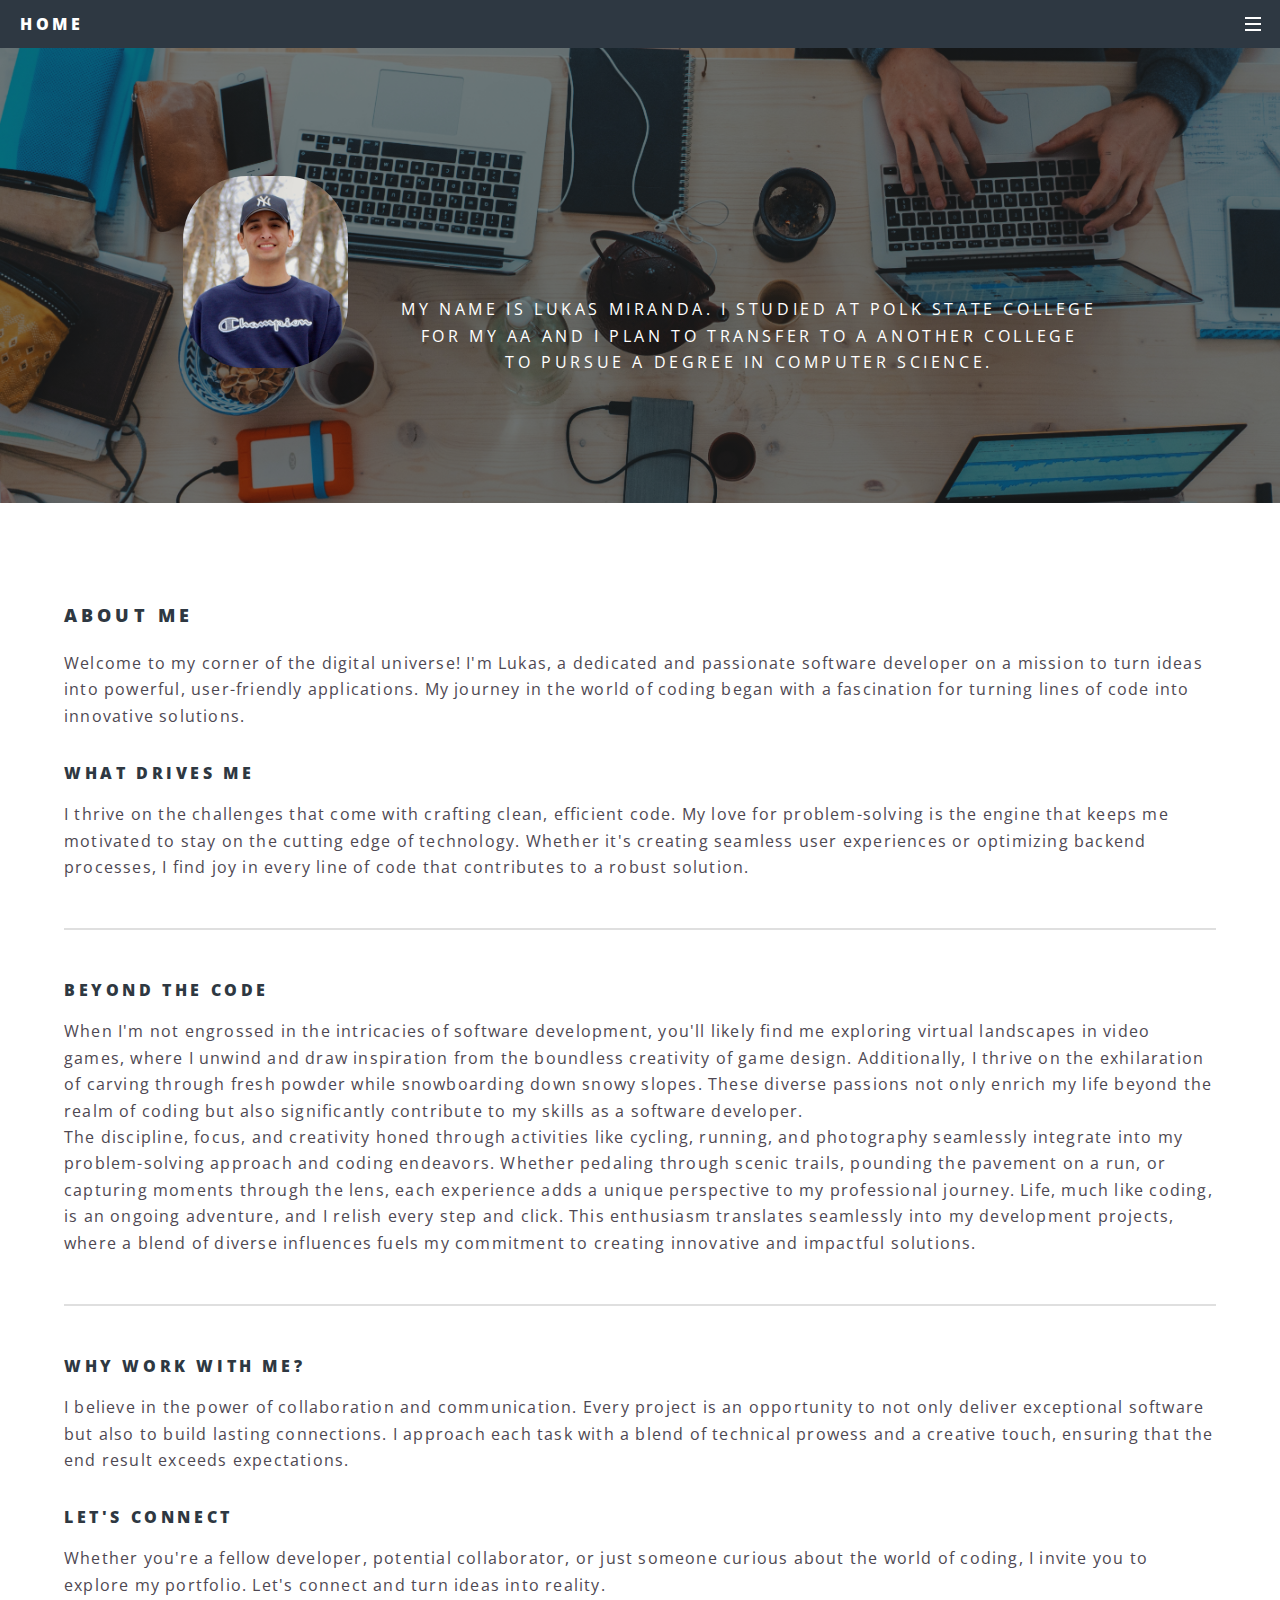
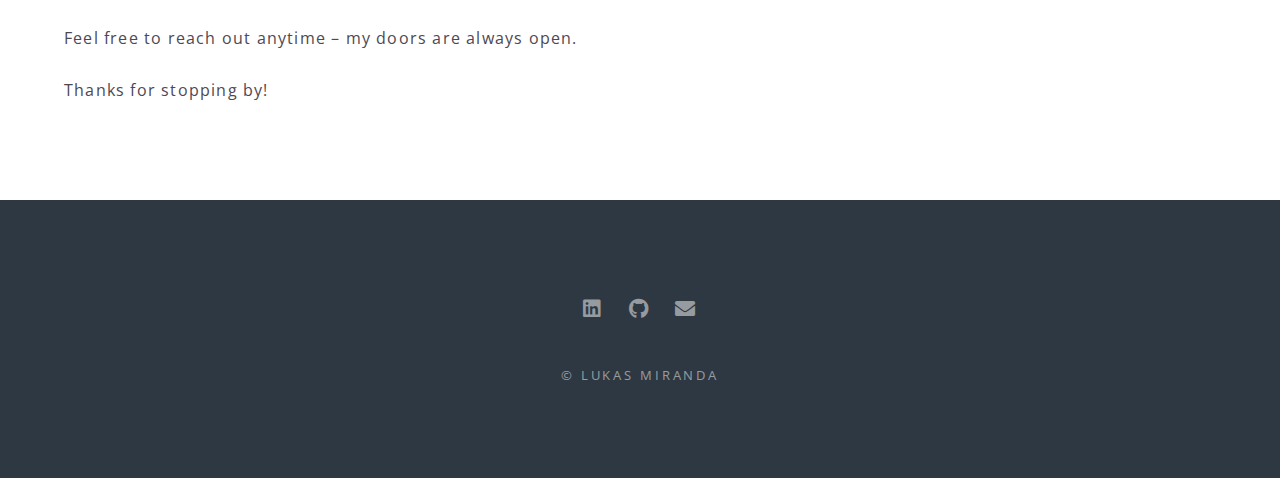
<file: generic.html>
<!DOCTYPE HTML>
<html>
	<head>
		<title>About Me</title>
		<meta charset="utf-8" />
		<meta name="viewport" content="width=device-width, initial-scale=1, user-scalable=no" />
		<link rel="stylesheet" href="assets/css/main.css" />
		<noscript><link rel="stylesheet" href="assets/css/noscript.css" /></noscript>
	</head>
	<body class="is-preload">

		<!-- Page Wrapper -->
			<div id="page-wrapper">

				<!-- Header -->
					<header id="header">
						<h1><a href="index.html">Home</a></h1>
						<nav id="nav">
							<ul>
								<li class="special">
									<a href="#menu" class="menuToggle"><span></span></a>
									<div id="menu">
										<ul>
											<li><a href="index.html">Home</a></li>
											<li><a href="generic.html">About Me</a></li>
											<!-- <li><a href="elements.html">Elements</a></li> -->
										</ul>
									</div>
								</li>
							</ul>
						</nav>  
					</header>

				<!-- Main -->
					<article id="main">
						<header class="generic header">
							<img class="generic header" src="images/headshot.jpg" alt="picture of lukas">
							<!-- <h2>About Me</h2> -->
							<p class="generic header">My name is Lukas Miranda. I studied at Polk State College
								<br> for my AA and I plan to transfer to a another college
								<br> to pursue a degree in computer science.</p>
						</header>
						<section class="wrapper style5">
							<div class="inner">

								<h3>About Me</h3>
								<p>Welcome to my corner of the digital universe! I'm Lukas, a dedicated and passionate software developer on a mission to turn ideas into powerful, user-friendly applications. My journey in the world of coding began with a fascination for turning lines of code into innovative solutions.</p>
								<h4>What Drives Me</h4>
								<p>I thrive on the challenges that come with crafting clean, efficient code. My love for problem-solving is the engine that keeps me motivated to stay on the cutting edge of technology. Whether it's creating seamless user experiences or optimizing backend processes, I find joy in every line of code that contributes to a robust solution.</p>

								<hr />

								<h4>Beyond the Code</h4>
								<p>When I'm not engrossed in the intricacies of software development, you'll likely find me exploring virtual landscapes in video games, 
									where I unwind and draw inspiration from the boundless creativity of game design. Additionally, I thrive on the exhilaration of carving 
									through fresh powder while snowboarding down snowy slopes. These diverse passions not only enrich my life beyond the realm of coding but 
									also significantly contribute to my skills as a software developer. <br> The discipline, focus, and creativity honed through activities like cycling,
									 running, and photography seamlessly integrate into my problem-solving approach and coding endeavors. Whether pedaling through scenic trails, 
									 pounding the pavement on a run, or capturing moments through the lens, each experience adds a unique perspective to my professional journey. 
									 Life, much like coding, is an ongoing adventure, and I relish every step and click. This enthusiasm translates seamlessly into my development 
									 projects, where a blend of diverse influences fuels my commitment to creating innovative and impactful solutions.</p>

								<hr />

								<h4>Why Work With Me?</h4>
								<p>I believe in the power of collaboration and communication. Every project is an opportunity to not only deliver exceptional software but also to build lasting connections. I approach each task with a blend of technical prowess and a creative touch, ensuring that the end result exceeds expectations.</p>
								<h4>Let's Connect</h4>
								<p>Whether you're a fellow developer, potential collaborator, or just someone curious about the world of coding, I invite you to explore my portfolio. Let's connect and turn ideas into reality. <br><br>Feel free to reach out anytime – my doors are always open.
								<br><br>Thanks for stopping by!</p>
							</div>
						</section>
					</article>

				<!-- Footer -->
					<footer id="footer">
						<ul class="icons">
							<li><a href="https://www.linkedin.com/in/lukas-m-miranda" class="icon brands fa-linkedin"><span class="label">LinkedIn</span></a></li>
							<li><a href="https://github.com/mirandalukas" class="icon brands fa-github"><span class="label">Github</span></a></li>
							<li><a href="#" class="icon solid fa-envelope"><span class="label">Email</span></a></li>
						</ul>
						<ul class="copyright">
							<li>&copy; Lukas Miranda</li>
						</ul>
					</footer>

			</div>

		<!-- Scripts -->
			<script src="assets/js/jquery.min.js"></script>
			<script src="assets/js/jquery.scrollex.min.js"></script>
			<script src="assets/js/jquery.scrolly.min.js"></script>
			<script src="assets/js/browser.min.js"></script>
			<script src="assets/js/breakpoints.min.js"></script>
			<script src="assets/js/util.js"></script>
			<script src="assets/js/main.js"></script>

	</body>
</html>
</file>
<file: assets/css/noscript.css>
/*
	Spectral by HTML5 UP
	html5up.net | @ajlkn
	Free for personal and commercial use under the CCA 3.0 license (html5up.net/license)
*/

/* Banner */

	body.is-preload #banner h2 {
		-moz-transform: none;
		-webkit-transform: none;
		-ms-transform: none;
		transform: none;
		opacity: 1;
	}

		body.is-preload #banner h2:before, body.is-preload #banner h2:after {
			width: 100%;
		}

	body.is-preload #banner .more {
		-moz-transform: none;
		-webkit-transform: none;
		-ms-transform: none;
		transform: none;
		opacity: 1;
	}

	body.is-preload #banner:after {
		opacity: 0;
	}
</file>
<file: assets/css/main.css>
@import url(fontawesome-all.min.css);
@import url("https://fonts.googleapis.com/css?family=Open+Sans:400,400italic,600,600italic,800,800italic");


html, body, div, span, applet, object,
iframe, h1, h2, h3, h4, h5, h6, p, blockquote,
pre, a, abbr, acronym, address, big, cite,
code, del, dfn, em, img, ins, kbd, q, s, samp,
small, strike, strong, sub, sup, tt, var, b,
u, i, center, dl, dt, dd, ol, ul, li, fieldset,
form, label, legend, table, caption, tbody,
tfoot, thead, tr, th, td, article, aside,
canvas, details, embed, figure, figcaption,
footer, header, hgroup, menu, nav, output, ruby,
section, summary, time, mark, audio, video {
	margin: 0;
	padding: 0;
	border: 0;
	font-size: 100%;
	font: inherit;
	vertical-align: baseline;}

article, aside, details, figcaption, figure,
footer, header, hgroup, menu, nav, section {
	display: block;}

body {
	line-height: 1;
}

ol, ul {
	list-style: none;
}

blockquote, q {
	quotes: none;
}

	blockquote:before, blockquote:after, q:before, q:after {
		content: '';
		content: none;
	}

table {
	border-collapse: collapse;
	border-spacing: 0;
}

body {
	-webkit-text-size-adjust: none;
}

mark {
	background-color: transparent;
	color: inherit;
}

input::-moz-focus-inner {
	border: 0;
	padding: 0;
}

input, select, textarea {
	-moz-appearance: none;
	-webkit-appearance: none;
	-ms-appearance: none;
	appearance: none;
}

/* Basic */

	@-ms-viewport {
		width: device-width;
	}

	html {
		box-sizing: border-box;
	}

	*, *:before, *:after {
		box-sizing: inherit;
	}

	body {
		background: #2e3842;
	}

		body.is-preload *, body.is-preload *:before, body.is-preload *:after {
			-moz-animation: none !important;
			-webkit-animation: none !important;
			-ms-animation: none !important;
			animation: none !important;
			-moz-transition: none !important;
			-webkit-transition: none !important;
			-ms-transition: none !important;
			transition: none !important;
		}

	body, input, select, textarea {
		color: #fff;
		font-family: "Open Sans", Helvetica, sans-serif;
		font-size: 15pt;
		font-weight: 400;
		letter-spacing: 0.075em;
		line-height: 1.65em;
	}

		@media screen and (max-width: 1680px) {

			body, input, select, textarea {
				font-size: 13pt;
			}

		}

		@media screen and (max-width: 1280px) {

			body, input, select, textarea {
				font-size: 12pt;
			}

		}

		@media screen and (max-width: 736px) {

			body, input, select, textarea {
				font-size: 11pt;
				letter-spacing: 0.0375em;
			}

		}

	a {
		-moz-transition: color 0.2s ease, border-bottom-color 0.2s ease;
		-webkit-transition: color 0.2s ease, border-bottom-color 0.2s ease;
		-ms-transition: color 0.2s ease, border-bottom-color 0.2s ease;
		transition: color 0.2s ease, border-bottom-color 0.2s ease;
		border-bottom: dotted 1px;
		color: inherit;
		text-decoration: none;
	}

		a:hover {
			border-bottom-color: transparent;
		}

	strong, b {
		color: #fff;
		font-weight: 600;
	}

	em, i {
		font-style: italic;
	}

	p {
		margin: 0 0 2em 0;
	}

	h1, h2, h3, h4, h5, h6 {
		color: #fff;
		font-weight: 800;
		letter-spacing: 0.225em;
		line-height: 1em;
		margin: 0 0 1em 0;
		text-transform: uppercase;
	}

		h1 a, h2 a, h3 a, h4 a, h5 a, h6 a {
			color: inherit;
			text-decoration: none;
		}

	h2 {
		font-size: 1.35em;
		line-height: 1.75em;
	}

		@media screen and (max-width: 736px) {

			h2 {
				font-size: 1.1em;
				line-height: 1.65em;
			}

		}

	h3 {
		font-size: 1.15em;
		line-height: 1.75em;
	}

		@media screen and (max-width: 736px) {

			h3 {
				font-size: 1em;
				line-height: 1.65em;
			}

		}

	h4 {
		font-size: 1em;
		line-height: 1.5em;
	}

	h5 {
		font-size: 0.8em;
		line-height: 1.5em;
	}

	h6 {
		font-size: 0.7em;
		line-height: 1.5em;
	}

	sub {
		font-size: 0.8em;
		position: relative;
		top: 0.5em;
	}

	sup {
		font-size: 0.8em;
		position: relative;
		top: -0.5em;
	}

	hr {
		border: 0;
		border-bottom: solid 2px #fff;
		margin: 3em 0;
	}

		hr.major {
			margin: 4.5em 0;
		}

	blockquote {
		border-left: solid 4px #fff;
		font-style: italic;
		margin: 0 0 2em 0;
		padding: 0.5em 0 0.5em 2em;
	}

	code {
		background: rgba(144, 144, 144, 0.25);
		border-radius: 3px;
		font-family: "Courier New", monospace;
		font-size: 0.9em;
		letter-spacing: 0;
		margin: 0 0.25em;
		padding: 0.25em 0.65em;
	}

	pre {
		-webkit-overflow-scrolling: touch;
		font-family: "Courier New", monospace;
		font-size: 0.9em;
		margin: 0 0 2em 0;
	}

		pre code {
			display: block;
			line-height: 1.75em;
			padding: 1em 1.5em;
			overflow-x: auto;
		}

	.align-left {
		text-align: left;
	}

	.align-center {
		text-align: center;
	}

	.align-right {
		text-align: right;
	}

/* Row */

	.row {
		display: flex;
		flex-wrap: wrap;
		box-sizing: border-box;
		align-items: stretch;
	}

		.row > * {
			box-sizing: border-box;
		}

		.row.gtr-uniform > * > :last-child {
			margin-bottom: 0;
		}

		.row.aln-left {
			justify-content: flex-start;
		}

		.row.aln-center {
			justify-content: center;
		}

		.row.aln-right {
			justify-content: flex-end;
		}

		.row.aln-top {
			align-items: flex-start;
		}

		.row.aln-middle {
			align-items: center;
		}

		.row.aln-bottom {
			align-items: flex-end;
		}

		.row > .imp {
			order: -1;
		}

		.row > .col-1 {
			width: 8.33333%;
		}

		.row > .off-1 {
			margin-left: 8.33333%;
		}

		.row > .col-2 {
			width: 16.66667%;
		}

		.row > .off-2 {
			margin-left: 16.66667%;
		}

		.row > .col-3 {
			width: 25%;
		}

		.row > .off-3 {
			margin-left: 25%;
		}

		.row > .col-4 {
			width: 33.33333%;
		}

		.row > .off-4 {
			margin-left: 33.33333%;
		}

		.row > .col-5 {
			width: 41.66667%;
		}

		.row > .off-5 {
			margin-left: 41.66667%;
		}

		.row > .col-6 {
			width: 50%;
		}

		.row > .off-6 {
			margin-left: 50%;
		}

		.row > .col-7 {
			width: 58.33333%;
		}

		.row > .off-7 {
			margin-left: 58.33333%;
		}

		.row > .col-8 {
			width: 66.66667%;
		}

		.row > .off-8 {
			margin-left: 66.66667%;
		}

		.row > .col-9 {
			width: 75%;
		}

		.row > .off-9 {
			margin-left: 75%;
		}

		.row > .col-10 {
			width: 83.33333%;
		}

		.row > .off-10 {
			margin-left: 83.33333%;
		}

		.row > .col-11 {
			width: 91.66667%;
		}

		.row > .off-11 {
			margin-left: 91.66667%;
		}

		.row > .col-12 {
			width: 100%;
		}

		.row > .off-12 {
			margin-left: 100%;
		}

		.row.gtr-0 {
			margin-top: 0;
			margin-left: 0em;
		}

			.row.gtr-0 > * {
				padding: 0 0 0 0em;
			}

			.row.gtr-0.gtr-uniform {
				margin-top: 0em;
			}

				.row.gtr-0.gtr-uniform > * {
					padding-top: 0em;
				}

		.row.gtr-25 {
			margin-top: 0;
			margin-left: -0.375em;
		}

			.row.gtr-25 > * {
				padding: 0 0 0 0.375em;
			}

			.row.gtr-25.gtr-uniform {
				margin-top: -0.375em;
			}

				.row.gtr-25.gtr-uniform > * {
					padding-top: 0.375em;
				}

		.row.gtr-50 {
			margin-top: 0;
			margin-left: -0.75em;
		}

			.row.gtr-50 > * {
				padding: 0 0 0 0.75em;
			}

			.row.gtr-50.gtr-uniform {
				margin-top: -0.75em;
			}

				.row.gtr-50.gtr-uniform > * {
					padding-top: 0.75em;
				}

		.row {
			margin-top: 0;
			margin-left: -1.5em;
		}

			.row > * {
				padding: 0 0 0 1.5em;
			}

			.row.gtr-uniform {
				margin-top: -1.5em;
			}

				.row.gtr-uniform > * {
					padding-top: 1.5em;
				}

		.row.gtr-150 {
			margin-top: 0;
			margin-left: -2.25em;
		}

			.row.gtr-150 > * {
				padding: 0 0 0 2.25em;
			}

			.row.gtr-150.gtr-uniform {
				margin-top: -2.25em;
			}

				.row.gtr-150.gtr-uniform > * {
					padding-top: 2.25em;
				}

		.row.gtr-200 {
			margin-top: 0;
			margin-left: -3em;
		}

			.row.gtr-200 > * {
				padding: 0 0 0 3em;
			}

			.row.gtr-200.gtr-uniform {
				margin-top: -3em;
			}

				.row.gtr-200.gtr-uniform > * {
					padding-top: 3em;
				}

		@media screen and (max-width: 1680px) {

			.row {
				display: flex;
				flex-wrap: wrap;
				box-sizing: border-box;
				align-items: stretch;
			}

				.row > * {
					box-sizing: border-box;
				}

				.row.gtr-uniform > * > :last-child {
					margin-bottom: 0;
				}

				.row.aln-left {
					justify-content: flex-start;
				}

				.row.aln-center {
					justify-content: center;
				}

				.row.aln-right {
					justify-content: flex-end;
				}

				.row.aln-top {
					align-items: flex-start;
				}

				.row.aln-middle {
					align-items: center;
				}

				.row.aln-bottom {
					align-items: flex-end;
				}

				.row > .imp-xlarge {
					order: -1;
				}

				.row > .col-1-xlarge {
					width: 8.33333%;
				}

				.row > .off-1-xlarge {
					margin-left: 8.33333%;
				}

				.row > .col-2-xlarge {
					width: 16.66667%;
				}

				.row > .off-2-xlarge {
					margin-left: 16.66667%;
				}

				.row > .col-3-xlarge {
					width: 25%;
				}

				.row > .off-3-xlarge {
					margin-left: 25%;
				}

				.row > .col-4-xlarge {
					width: 33.33333%;
				}

				.row > .off-4-xlarge {
					margin-left: 33.33333%;
				}

				.row > .col-5-xlarge {
					width: 41.66667%;
				}

				.row > .off-5-xlarge {
					margin-left: 41.66667%;
				}

				.row > .col-6-xlarge {
					width: 50%;
				}

				.row > .off-6-xlarge {
					margin-left: 50%;
				}

				.row > .col-7-xlarge {
					width: 58.33333%;
				}

				.row > .off-7-xlarge {
					margin-left: 58.33333%;
				}

				.row > .col-8-xlarge {
					width: 66.66667%;
				}

				.row > .off-8-xlarge {
					margin-left: 66.66667%;
				}

				.row > .col-9-xlarge {
					width: 75%;
				}

				.row > .off-9-xlarge {
					margin-left: 75%;
				}

				.row > .col-10-xlarge {
					width: 83.33333%;
				}

				.row > .off-10-xlarge {
					margin-left: 83.33333%;
				}

				.row > .col-11-xlarge {
					width: 91.66667%;
				}

				.row > .off-11-xlarge {
					margin-left: 91.66667%;
				}

				.row > .col-12-xlarge {
					width: 100%;
				}

				.row > .off-12-xlarge {
					margin-left: 100%;
				}

				.row.gtr-0 {
					margin-top: 0;
					margin-left: 0em;
				}

					.row.gtr-0 > * {
						padding: 0 0 0 0em;
					}

					.row.gtr-0.gtr-uniform {
						margin-top: 0em;
					}

						.row.gtr-0.gtr-uniform > * {
							padding-top: 0em;
						}

				.row.gtr-25 {
					margin-top: 0;
					margin-left: -0.375em;
				}

					.row.gtr-25 > * {
						padding: 0 0 0 0.375em;
					}

					.row.gtr-25.gtr-uniform {
						margin-top: -0.375em;
					}

						.row.gtr-25.gtr-uniform > * {
							padding-top: 0.375em;
						}

				.row.gtr-50 {
					margin-top: 0;
					margin-left: -0.75em;
				}

					.row.gtr-50 > * {
						padding: 0 0 0 0.75em;
					}

					.row.gtr-50.gtr-uniform {
						margin-top: -0.75em;
					}

						.row.gtr-50.gtr-uniform > * {
							padding-top: 0.75em;
						}

				.row {
					margin-top: 0;
					margin-left: -1.5em;
				}

					.row > * {
						padding: 0 0 0 1.5em;
					}

					.row.gtr-uniform {
						margin-top: -1.5em;
					}

						.row.gtr-uniform > * {
							padding-top: 1.5em;
						}

				.row.gtr-150 {
					margin-top: 0;
					margin-left: -2.25em;
				}

					.row.gtr-150 > * {
						padding: 0 0 0 2.25em;
					}

					.row.gtr-150.gtr-uniform {
						margin-top: -2.25em;
					}

						.row.gtr-150.gtr-uniform > * {
							padding-top: 2.25em;
						}

				.row.gtr-200 {
					margin-top: 0;
					margin-left: -3em;
				}

					.row.gtr-200 > * {
						padding: 0 0 0 3em;
					}

					.row.gtr-200.gtr-uniform {
						margin-top: -3em;
					}

						.row.gtr-200.gtr-uniform > * {
							padding-top: 3em;
						}

		}

		@media screen and (max-width: 1280px) {

			.row {
				display: flex;
				flex-wrap: wrap;
				box-sizing: border-box;
				align-items: stretch;
			}

				.row > * {
					box-sizing: border-box;
				}

				.row.gtr-uniform > * > :last-child {
					margin-bottom: 0;
				}

				.row.aln-left {
					justify-content: flex-start;
				}

				.row.aln-center {
					justify-content: center;
				}

				.row.aln-right {
					justify-content: flex-end;
				}

				.row.aln-top {
					align-items: flex-start;
				}

				.row.aln-middle {
					align-items: center;
				}

				.row.aln-bottom {
					align-items: flex-end;
				}

				.row > .imp-large {
					order: -1;
				}

				.row > .col-1-large {
					width: 8.33333%;
				}

				.row > .off-1-large {
					margin-left: 8.33333%;
				}

				.row > .col-2-large {
					width: 16.66667%;
				}

				.row > .off-2-large {
					margin-left: 16.66667%;
				}

				.row > .col-3-large {
					width: 25%;
				}

				.row > .off-3-large {
					margin-left: 25%;
				}

				.row > .col-4-large {
					width: 33.33333%;
				}

				.row > .off-4-large {
					margin-left: 33.33333%;
				}

				.row > .col-5-large {
					width: 41.66667%;
				}

				.row > .off-5-large {
					margin-left: 41.66667%;
				}

				.row > .col-6-large {
					width: 50%;
				}

				.row > .off-6-large {
					margin-left: 50%;
				}

				.row > .col-7-large {
					width: 58.33333%;
				}

				.row > .off-7-large {
					margin-left: 58.33333%;
				}

				.row > .col-8-large {
					width: 66.66667%;
				}

				.row > .off-8-large {
					margin-left: 66.66667%;
				}

				.row > .col-9-large {
					width: 75%;
				}

				.row > .off-9-large {
					margin-left: 75%;
				}

				.row > .col-10-large {
					width: 83.33333%;
				}

				.row > .off-10-large {
					margin-left: 83.33333%;
				}

				.row > .col-11-large {
					width: 91.66667%;
				}

				.row > .off-11-large {
					margin-left: 91.66667%;
				}

				.row > .col-12-large {
					width: 100%;
				}

				.row > .off-12-large {
					margin-left: 100%;
				}

				.row.gtr-0 {
					margin-top: 0;
					margin-left: 0em;
				}

					.row.gtr-0 > * {
						padding: 0 0 0 0em;
					}

					.row.gtr-0.gtr-uniform {
						margin-top: 0em;
					}

						.row.gtr-0.gtr-uniform > * {
							padding-top: 0em;
						}

				.row.gtr-25 {
					margin-top: 0;
					margin-left: -0.375em;
				}

					.row.gtr-25 > * {
						padding: 0 0 0 0.375em;
					}

					.row.gtr-25.gtr-uniform {
						margin-top: -0.375em;
					}

						.row.gtr-25.gtr-uniform > * {
							padding-top: 0.375em;
						}

				.row.gtr-50 {
					margin-top: 0;
					margin-left: -0.75em;
				}

					.row.gtr-50 > * {
						padding: 0 0 0 0.75em;
					}

					.row.gtr-50.gtr-uniform {
						margin-top: -0.75em;
					}

						.row.gtr-50.gtr-uniform > * {
							padding-top: 0.75em;
						}

				.row {
					margin-top: 0;
					margin-left: -1.5em;
				}

					.row > * {
						padding: 0 0 0 1.5em;
					}

					.row.gtr-uniform {
						margin-top: -1.5em;
					}

						.row.gtr-uniform > * {
							padding-top: 1.5em;
						}

				.row.gtr-150 {
					margin-top: 0;
					margin-left: -2.25em;
				}

					.row.gtr-150 > * {
						padding: 0 0 0 2.25em;
					}

					.row.gtr-150.gtr-uniform {
						margin-top: -2.25em;
					}

						.row.gtr-150.gtr-uniform > * {
							padding-top: 2.25em;
						}

				.row.gtr-200 {
					margin-top: 0;
					margin-left: -3em;
				}

					.row.gtr-200 > * {
						padding: 0 0 0 3em;
					}

					.row.gtr-200.gtr-uniform {
						margin-top: -3em;
					}

						.row.gtr-200.gtr-uniform > * {
							padding-top: 3em;
						}

		}

		@media screen and (max-width: 980px) {

			.row {
				display: flex;
				flex-wrap: wrap;
				box-sizing: border-box;
				align-items: stretch;
			}

				.row > * {
					box-sizing: border-box;
				}

				.row.gtr-uniform > * > :last-child {
					margin-bottom: 0;
				}

				.row.aln-left {
					justify-content: flex-start;
				}

				.row.aln-center {
					justify-content: center;
				}

				.row.aln-right {
					justify-content: flex-end;
				}

				.row.aln-top {
					align-items: flex-start;
				}

				.row.aln-middle {
					align-items: center;
				}

				.row.aln-bottom {
					align-items: flex-end;
				}

				.row > .imp-medium {
					order: -1;
				}

				.row > .col-1-medium {
					width: 8.33333%;
				}

				.row > .off-1-medium {
					margin-left: 8.33333%;
				}

				.row > .col-2-medium {
					width: 16.66667%;
				}

				.row > .off-2-medium {
					margin-left: 16.66667%;
				}

				.row > .col-3-medium {
					width: 25%;
				}

				.row > .off-3-medium {
					margin-left: 25%;
				}

				.row > .col-4-medium {
					width: 33.33333%;
				}

				.row > .off-4-medium {
					margin-left: 33.33333%;
				}

				.row > .col-5-medium {
					width: 41.66667%;
				}

				.row > .off-5-medium {
					margin-left: 41.66667%;
				}

				.row > .col-6-medium {
					width: 50%;
				}

				.row > .off-6-medium {
					margin-left: 50%;
				}

				.row > .col-7-medium {
					width: 58.33333%;
				}

				.row > .off-7-medium {
					margin-left: 58.33333%;
				}

				.row > .col-8-medium {
					width: 66.66667%;
				}

				.row > .off-8-medium {
					margin-left: 66.66667%;
				}

				.row > .col-9-medium {
					width: 75%;
				}

				.row > .off-9-medium {
					margin-left: 75%;
				}

				.row > .col-10-medium {
					width: 83.33333%;
				}

				.row > .off-10-medium {
					margin-left: 83.33333%;
				}

				.row > .col-11-medium {
					width: 91.66667%;
				}

				.row > .off-11-medium {
					margin-left: 91.66667%;
				}

				.row > .col-12-medium {
					width: 100%;
				}

				.row > .off-12-medium {
					margin-left: 100%;
				}

				.row.gtr-0 {
					margin-top: 0;
					margin-left: 0em;
				}

					.row.gtr-0 > * {
						padding: 0 0 0 0em;
					}

					.row.gtr-0.gtr-uniform {
						margin-top: 0em;
					}

						.row.gtr-0.gtr-uniform > * {
							padding-top: 0em;
						}

				.row.gtr-25 {
					margin-top: 0;
					margin-left: -0.375em;
				}

					.row.gtr-25 > * {
						padding: 0 0 0 0.375em;
					}

					.row.gtr-25.gtr-uniform {
						margin-top: -0.375em;
					}

						.row.gtr-25.gtr-uniform > * {
							padding-top: 0.375em;
						}

				.row.gtr-50 {
					margin-top: 0;
					margin-left: -0.75em;
				}

					.row.gtr-50 > * {
						padding: 0 0 0 0.75em;
					}

					.row.gtr-50.gtr-uniform {
						margin-top: -0.75em;
					}

						.row.gtr-50.gtr-uniform > * {
							padding-top: 0.75em;
						}

				.row {
					margin-top: 0;
					margin-left: -1.5em;
				}

					.row > * {
						padding: 0 0 0 1.5em;
					}

					.row.gtr-uniform {
						margin-top: -1.5em;
					}

						.row.gtr-uniform > * {
							padding-top: 1.5em;
						}

				.row.gtr-150 {
					margin-top: 0;
					margin-left: -2.25em;
				}

					.row.gtr-150 > * {
						padding: 0 0 0 2.25em;
					}

					.row.gtr-150.gtr-uniform {
						margin-top: -2.25em;
					}

						.row.gtr-150.gtr-uniform > * {
							padding-top: 2.25em;
						}

				.row.gtr-200 {
					margin-top: 0;
					margin-left: -3em;
				}

					.row.gtr-200 > * {
						padding: 0 0 0 3em;
					}

					.row.gtr-200.gtr-uniform {
						margin-top: -3em;
					}

						.row.gtr-200.gtr-uniform > * {
							padding-top: 3em;
						}

		}

		@media screen and (max-width: 736px) {

			.row {
				display: flex;
				flex-wrap: wrap;
				box-sizing: border-box;
				align-items: stretch;
			}

				.row > * {
					box-sizing: border-box;
				}

				.row.gtr-uniform > * > :last-child {
					margin-bottom: 0;
				}

				.row.aln-left {
					justify-content: flex-start;
				}

				.row.aln-center {
					justify-content: center;
				}

				.row.aln-right {
					justify-content: flex-end;
				}

				.row.aln-top {
					align-items: flex-start;
				}

				.row.aln-middle {
					align-items: center;
				}

				.row.aln-bottom {
					align-items: flex-end;
				}

				.row > .imp-small {
					order: -1;
				}

				.row > .col-1-small {
					width: 8.33333%;
				}

				.row > .off-1-small {
					margin-left: 8.33333%;
				}

				.row > .col-2-small {
					width: 16.66667%;
				}

				.row > .off-2-small {
					margin-left: 16.66667%;
				}

				.row > .col-3-small {
					width: 25%;
				}

				.row > .off-3-small {
					margin-left: 25%;
				}

				.row > .col-4-small {
					width: 33.33333%;
				}

				.row > .off-4-small {
					margin-left: 33.33333%;
				}

				.row > .col-5-small {
					width: 41.66667%;
				}

				.row > .off-5-small {
					margin-left: 41.66667%;
				}

				.row > .col-6-small {
					width: 50%;
				}

				.row > .off-6-small {
					margin-left: 50%;
				}

				.row > .col-7-small {
					width: 58.33333%;
				}

				.row > .off-7-small {
					margin-left: 58.33333%;
				}

				.row > .col-8-small {
					width: 66.66667%;
				}

				.row > .off-8-small {
					margin-left: 66.66667%;
				}

				.row > .col-9-small {
					width: 75%;
				}

				.row > .off-9-small {
					margin-left: 75%;
				}

				.row > .col-10-small {
					width: 83.33333%;
				}

				.row > .off-10-small {
					margin-left: 83.33333%;
				}

				.row > .col-11-small {
					width: 91.66667%;
				}

				.row > .off-11-small {
					margin-left: 91.66667%;
				}

				.row > .col-12-small {
					width: 100%;
				}

				.row > .off-12-small {
					margin-left: 100%;
				}

				.row.gtr-0 {
					margin-top: 0;
					margin-left: 0em;
				}

					.row.gtr-0 > * {
						padding: 0 0 0 0em;
					}

					.row.gtr-0.gtr-uniform {
						margin-top: 0em;
					}

						.row.gtr-0.gtr-uniform > * {
							padding-top: 0em;
						}

				.row.gtr-25 {
					margin-top: 0;
					margin-left: -0.375em;
				}

					.row.gtr-25 > * {
						padding: 0 0 0 0.375em;
					}

					.row.gtr-25.gtr-uniform {
						margin-top: -0.375em;
					}

						.row.gtr-25.gtr-uniform > * {
							padding-top: 0.375em;
						}

				.row.gtr-50 {
					margin-top: 0;
					margin-left: -0.75em;
				}

					.row.gtr-50 > * {
						padding: 0 0 0 0.75em;
					}

					.row.gtr-50.gtr-uniform {
						margin-top: -0.75em;
					}

						.row.gtr-50.gtr-uniform > * {
							padding-top: 0.75em;
						}

				.row {
					margin-top: 0;
					margin-left: -1.5em;
				}

					.row > * {
						padding: 0 0 0 1.5em;
					}

					.row.gtr-uniform {
						margin-top: -1.5em;
					}

						.row.gtr-uniform > * {
							padding-top: 1.5em;
						}

				.row.gtr-150 {
					margin-top: 0;
					margin-left: -2.25em;
				}

					.row.gtr-150 > * {
						padding: 0 0 0 2.25em;
					}

					.row.gtr-150.gtr-uniform {
						margin-top: -2.25em;
					}

						.row.gtr-150.gtr-uniform > * {
							padding-top: 2.25em;
						}

				.row.gtr-200 {
					margin-top: 0;
					margin-left: -3em;
				}

					.row.gtr-200 > * {
						padding: 0 0 0 3em;
					}

					.row.gtr-200.gtr-uniform {
						margin-top: -3em;
					}

						.row.gtr-200.gtr-uniform > * {
							padding-top: 3em;
						}

		}

		@media screen and (max-width: 480px) {

			.row {
				display: flex;
				flex-wrap: wrap;
				box-sizing: border-box;
				align-items: stretch;
			}

				.row > * {
					box-sizing: border-box;
				}

				.row.gtr-uniform > * > :last-child {
					margin-bottom: 0;
				}

				.row.aln-left {
					justify-content: flex-start;
				}

				.row.aln-center {
					justify-content: center;
				}

				.row.aln-right {
					justify-content: flex-end;
				}

				.row.aln-top {
					align-items: flex-start;
				}

				.row.aln-middle {
					align-items: center;
				}

				.row.aln-bottom {
					align-items: flex-end;
				}

				.row > .imp-xsmall {
					order: -1;
				}

				.row > .col-1-xsmall {
					width: 8.33333%;
				}

				.row > .off-1-xsmall {
					margin-left: 8.33333%;
				}

				.row > .col-2-xsmall {
					width: 16.66667%;
				}

				.row > .off-2-xsmall {
					margin-left: 16.66667%;
				}

				.row > .col-3-xsmall {
					width: 25%;
				}

				.row > .off-3-xsmall {
					margin-left: 25%;
				}

				.row > .col-4-xsmall {
					width: 33.33333%;
				}

				.row > .off-4-xsmall {
					margin-left: 33.33333%;
				}

				.row > .col-5-xsmall {
					width: 41.66667%;
				}

				.row > .off-5-xsmall {
					margin-left: 41.66667%;
				}

				.row > .col-6-xsmall {
					width: 50%;
				}

				.row > .off-6-xsmall {
					margin-left: 50%;
				}

				.row > .col-7-xsmall {
					width: 58.33333%;
				}

				.row > .off-7-xsmall {
					margin-left: 58.33333%;
				}

				.row > .col-8-xsmall {
					width: 66.66667%;
				}

				.row > .off-8-xsmall {
					margin-left: 66.66667%;
				}

				.row > .col-9-xsmall {
					width: 75%;
				}

				.row > .off-9-xsmall {
					margin-left: 75%;
				}

				.row > .col-10-xsmall {
					width: 83.33333%;
				}

				.row > .off-10-xsmall {
					margin-left: 83.33333%;
				}

				.row > .col-11-xsmall {
					width: 91.66667%;
				}

				.row > .off-11-xsmall {
					margin-left: 91.66667%;
				}

				.row > .col-12-xsmall {
					width: 100%;
				}

				.row > .off-12-xsmall {
					margin-left: 100%;
				}

				.row.gtr-0 {
					margin-top: 0;
					margin-left: 0em;
				}

					.row.gtr-0 > * {
						padding: 0 0 0 0em;
					}

					.row.gtr-0.gtr-uniform {
						margin-top: 0em;
					}

						.row.gtr-0.gtr-uniform > * {
							padding-top: 0em;
						}

				.row.gtr-25 {
					margin-top: 0;
					margin-left: -0.375em;
				}

					.row.gtr-25 > * {
						padding: 0 0 0 0.375em;
					}

					.row.gtr-25.gtr-uniform {
						margin-top: -0.375em;
					}

						.row.gtr-25.gtr-uniform > * {
							padding-top: 0.375em;
						}

				.row.gtr-50 {
					margin-top: 0;
					margin-left: -0.75em;
				}

					.row.gtr-50 > * {
						padding: 0 0 0 0.75em;
					}

					.row.gtr-50.gtr-uniform {
						margin-top: -0.75em;
					}

						.row.gtr-50.gtr-uniform > * {
							padding-top: 0.75em;
						}

				.row {
					margin-top: 0;
					margin-left: -1.5em;
				}

					.row > * {
						padding: 0 0 0 1.5em;
					}

					.row.gtr-uniform {
						margin-top: -1.5em;
					}

						.row.gtr-uniform > * {
							padding-top: 1.5em;
						}

				.row.gtr-150 {
					margin-top: 0;
					margin-left: -2.25em;
				}

					.row.gtr-150 > * {
						padding: 0 0 0 2.25em;
					}

					.row.gtr-150.gtr-uniform {
						margin-top: -2.25em;
					}

						.row.gtr-150.gtr-uniform > * {
							padding-top: 2.25em;
						}

				.row.gtr-200 {
					margin-top: 0;
					margin-left: -3em;
				}

					.row.gtr-200 > * {
						padding: 0 0 0 3em;
					}

					.row.gtr-200.gtr-uniform {
						margin-top: -3em;
					}

						.row.gtr-200.gtr-uniform > * {
							padding-top: 3em;
						}

		}

/* Section/Article */

	section.special, article.special {
		text-align: center;
	}

	header p {
		color: rgba(255, 255, 255, 0.5);
		position: relative;
		top: -0.25em;
	}

	header h3 + p {
		font-size: 1.1em;
	}

	header h4 + p,
	header h5 + p,
	header h6 + p {
		font-size: 0.9em;
	}

	header.major {
		margin: 0 0 3.5em 0;
	}

		header.major h2, header.major h3, header.major h4, header.major h5, header.major h6 {
			border-bottom: solid 2px #fff;
			display: inline-block;
			padding-bottom: 1em;
			position: relative;
		}

			header.major h2:after, header.major h3:after, header.major h4:after, header.major h5:after, header.major h6:after {
				content: '';
				display: block;
				height: 1px;
			}

		header.major p {
			color: #fff;
			top: 0;
		}

		@media screen and (max-width: 736px) {

			header.major {
				margin: 0 0 2em 0;
			}

		}

	@media screen and (max-width: 980px) {

		header br {
			display: none;
		}

	}

/* Form */

	form {
		margin: 0 0 2em 0;
	}

	label {
		color: #fff;
		display: block;
		font-size: 0.9em;
		font-weight: 600;
		margin: 0 0 1em 0;
	}

	input[type="text"],
	input[type="password"],
	input[type="email"],
	select,
	textarea {
		-moz-appearance: none;
		-webkit-appearance: none;
		-ms-appearance: none;
		appearance: none;
		background-color: rgba(144, 144, 144, 0.25);
		border-radius: 3px;
		border: none;
		color: inherit;
		display: block;
		outline: 0;
		padding: 0 1em;
		text-decoration: none;
		width: 100%;
	}

		input[type="text"]:invalid,
		input[type="password"]:invalid,
		input[type="email"]:invalid,
		select:invalid,
		textarea:invalid {
			box-shadow: none;
		}

		input[type="text"]:focus,
		input[type="password"]:focus,
		input[type="email"]:focus,
		select:focus,
		textarea:focus {
			box-shadow: 0 0 0 2px #21b2a6;
		}

	select {
		background-size: 1.25em;
		background-repeat: no-repeat;
		background-position: calc(100% - 1em) center;
		height: 2.75em;
		padding-right: 2.75em;
		text-overflow: ellipsis;
	}

		select:focus::-ms-value {
			background-color: transparent;
		}

		select::-ms-expand {
			display: none;
		}

	input[type="text"],
	input[type="password"],
	input[type="email"],
	select {
		height: 2.75em;
	}

	textarea {
		padding: 0.75em 1em;
	}

	input[type="checkbox"],
	input[type="radio"] {
		-moz-appearance: none;
		-webkit-appearance: none;
		-ms-appearance: none;
		appearance: none;
		display: block;
		float: left;
		margin-right: -2em;
		opacity: 0;
		width: 1em;
		z-index: -1;
	}

		input[type="checkbox"] + label,
		input[type="radio"] + label {
			text-decoration: none;
			color: #fff;
			cursor: pointer;
			display: inline-block;
			font-size: 1em;
			font-weight: 400;
			padding-left: 2.4em;
			padding-right: 0.75em;
			position: relative;
		}

			input[type="checkbox"] + label:before,
			input[type="radio"] + label:before {
				-moz-osx-font-smoothing: grayscale;
				-webkit-font-smoothing: antialiased;
				display: inline-block;
				font-style: normal;
				font-variant: normal;
				text-rendering: auto;
				line-height: 1;
				text-transform: none !important;
				font-family: 'Font Awesome 5 Free';
				font-weight: 900;
			}

			input[type="checkbox"] + label:before,
			input[type="radio"] + label:before {
				background: rgba(144, 144, 144, 0.25);
				border-radius: 3px;
				content: '';
				display: inline-block;
				font-size: 0.8em;
				height: 2.0625em;
				left: 0;
				line-height: 2.0625em;
				position: absolute;
				text-align: center;
				top: 0;
				width: 2.0625em;
			}

		input[type="checkbox"]:checked + label:before,
		input[type="radio"]:checked + label:before {
			background: #2e3842;
			color: #fff;
			content: '\f00c';
		}

		input[type="checkbox"]:focus + label:before,
		input[type="radio"]:focus + label:before {
			box-shadow: 0 0 0 2px #21b2a6;
		}

	input[type="checkbox"] + label:before {
		border-radius: 3px;
	}

	input[type="radio"] + label:before {
		border-radius: 100%;
	}

	::-webkit-input-placeholder {
		color: rgba(255, 255, 255, 0.5) !important;
		opacity: 1.0;
	}

	:-moz-placeholder {
		color: rgba(255, 255, 255, 0.5) !important;
		opacity: 1.0;
	}

	::-moz-placeholder {
		color: rgba(255, 255, 255, 0.5) !important;
		opacity: 1.0;
	}

	:-ms-input-placeholder {
		color: rgba(255, 255, 255, 0.5) !important;
		opacity: 1.0;
	}

/* Box */

	.box {
		border-radius: 3px;
		border: solid 2px #fff;
		margin-bottom: 2em;
		padding: 1.5em;
	}

		.box > :last-child,
		.box > :last-child > :last-child,
		.box > :last-child > :last-child > :last-child {
			margin-bottom: 0;
		}

		.box.alt {
			border: 0;
			border-radius: 0;
			padding: 0;
		}

/* Icon */

	.icon {
		text-decoration: none;
		border-bottom: none;
		position: relative;
	}

		.icon:before {
			-moz-osx-font-smoothing: grayscale;
			-webkit-font-smoothing: antialiased;
			display: inline-block;
			font-style: normal;
			font-variant: normal;
			text-rendering: auto;
			line-height: 1;
			text-transform: none !important;
			font-family: 'Font Awesome 5 Free';
			font-weight: 400;
		}

		.icon > .label {
			display: none;
		}

		.icon:before {
			line-height: inherit;
		}

		.icon.solid:before {
			font-weight: 900;
		}

		.icon.brands:before {
			font-family: 'Font Awesome 5 Brands';
		}

		.icon.major {
			-moz-transform: rotate(-45deg);
			-webkit-transform: rotate(-45deg);
			-ms-transform: rotate(-45deg);
			transform: rotate(-45deg);
			border-radius: 3px;
			border: solid 2px #fff;
			display: inline-block;
			font-size: 1.35em;
			height: calc(3em + 2px);
			line-height: 3em;
			text-align: center;
			width: calc(3em + 2px);
		}

			.icon.major:before {
				-moz-transform: rotate(45deg);
				-webkit-transform: rotate(45deg);
				-ms-transform: rotate(45deg);
				transform: rotate(45deg);
				display: inline-block;
				font-size: 1.5em;
			}

			@media screen and (max-width: 736px) {

				.icon.major {
					font-size: 1em;
				}

			}

		.icon.style1 {
			color: #00ffcc;
		}

		.icon.style2 {
			color: #00f0ff;
		}

		.icon.style3 {
			color: #76ddff;
		}

/* Image */

	.image {
		border-radius: 3px;
		border: 0;
		display: inline-block;
		position: relative;
	}

		.image img {
			border-radius: 3px;
			display: block;
		}

		.image.left {
			float: left;
			margin: 0 2em 2em 0;
			top: 0.25em;
		}

		.image.right {
			float: right;
			margin: 0 0 2em 2em;
			top: 0.25em;
		}

		.image.left, .image.right {
			max-width: 40%;
		}

			.image.left img, .image.right img {
				width: 100%;
			}

		.image.fit {
			display: block;
			margin: 0 0 2em 0;
			width: 100%;
		}

			.image.fit img {
				width: 100%;
			}

/* List */

	ol {
		list-style: decimal;
		margin: 0 0 2em 0;
		padding-left: 1.25em;
	}

		ol li {
			padding-left: 0.25em;
		}

	ul {
		list-style: disc;
		margin: 0 0 2em 0;
		padding-left: 1em;
	}

		ul li {
			padding-left: 0.5em;
		}

		ul.alt {
			list-style: none;
			padding-left: 0;
		}

			ul.alt li {
				border-top: solid 1px #fff;
				padding: 0.5em 0;
			}

				ul.alt li:first-child {
					border-top: 0;
					padding-top: 0;
				}

	dl {
		margin: 0 0 2em 0;
	}

/* Actions */

	ul.actions {
		display: -moz-flex;
		display: -webkit-flex;
		display: -ms-flex;
		display: flex;
		cursor: default;
		list-style: none;
		margin-left: -1em;
		padding-left: 0;
	}

		ul.actions li {
			padding: 0 0 0 1em;
			vertical-align: middle;
		}

		ul.actions.special {
			-moz-justify-content: center;
			-webkit-justify-content: center;
			-ms-justify-content: center;
			justify-content: center;
			width: 100%;
			margin-left: 0;
		}


			ul.actions.special li:first-child {
				padding-left: 0;
			}

		ul.actions.stacked {
			-moz-flex-direction: column;
			-webkit-flex-direction: column;
			-ms-flex-direction: column;
			flex-direction: column;
			margin-left: 0;
		}

			ul.actions.stacked li {
				padding: 1em 0 0 0;
			}

				ul.actions.stacked li:first-child {
					padding-top: 0;
				}

		ul.actions.fit {
			width: calc(100% + 1em);
		}

			ul.actions.fit li {
				-moz-flex-grow: 1;
				-webkit-flex-grow: 1;
				-ms-flex-grow: 1;
				flex-grow: 1;
				-moz-flex-shrink: 1;
				-webkit-flex-shrink: 1;
				-ms-flex-shrink: 1;
				flex-shrink: 1;
				width: 100%;
			}

				ul.actions.fit li > * {
					width: 100%;
				}

			ul.actions.fit.stacked {
				width: 100%;
			}

		@media screen and (max-width: 480px) {

			ul.actions:not(.fixed) {
				-moz-flex-direction: column;
				-webkit-flex-direction: column;
				-ms-flex-direction: column;
				flex-direction: column;
				margin-left: 0;
				width: 100% !important;
			}

				ul.actions:not(.fixed) li {
					-moz-flex-grow: 1;
					-webkit-flex-grow: 1;
					-ms-flex-grow: 1;
					flex-grow: 1;
					-moz-flex-shrink: 1;
					-webkit-flex-shrink: 1;
					-ms-flex-shrink: 1;
					flex-shrink: 1;
					padding: 1em 0 0 0;
					text-align: center;
					width: 100%;
				}

					ul.actions:not(.fixed) li > * {
						width: 100%;
					}

					ul.actions:not(.fixed) li:first-child {
						padding-top: 0;
					}

					ul.actions:not(.fixed) li input[type="submit"],
					ul.actions:not(.fixed) li input[type="reset"],
					ul.actions:not(.fixed) li input[type="button"],
					ul.actions:not(.fixed) li button,
					ul.actions:not(.fixed) li .button {
						width: 100%;
					}

						ul.actions:not(.fixed) li input[type="submit"].icon:before,
						ul.actions:not(.fixed) li input[type="reset"].icon:before,
						ul.actions:not(.fixed) li input[type="button"].icon:before,
						ul.actions:not(.fixed) li button.icon:before,
						ul.actions:not(.fixed) li .button.icon:before {
							margin-left: -0.5em;
						}

		}

/* Icons */

	ul.icons {
		cursor: default;
		list-style: none;
		padding-left: 0;
	}

		ul.icons li {
			display: inline-block;
			padding: 0 1em 0 0;
		}

			ul.icons li:last-child {
				padding-right: 0 !important;
			}

		ul.icons.major {
			padding: 1em 0;
		}

			ul.icons.major li {
				padding-right: 3.5em;
			}

				@media screen and (max-width: 736px) {

					ul.icons.major li {
						padding: 0 1em !important;
					}

				}

/* Table */

	.table-wrapper {
		-webkit-overflow-scrolling: touch;
		overflow-x: auto;
	}

	table {
		margin: 0 0 2em 0;
		width: 100%;
	}

		table tbody tr {
			border: solid 1px #fff;
			border-left: 0;
			border-right: 0;
		}

			table tbody tr:nth-child(2n + 1) {
				background-color: rgba(144, 144, 144, 0.25);
			}

		table td {
			padding: 0.75em 0.75em;
		}

		table th {
			color: #fff;
			font-size: 0.9em;
			font-weight: 600;
			padding: 0 0.75em 0.75em 0.75em;
			text-align: left;
		}

		table thead {
			border-bottom: solid 2px #fff;
		}

		table tfoot {
			border-top: solid 2px #fff;
		}

		table.alt {
			border-collapse: separate;
		}

			table.alt tbody tr td {
				border: solid 1px #fff;
				border-left-width: 0;
				border-top-width: 0;
			}

				table.alt tbody tr td:first-child {
					border-left-width: 1px;
				}

			table.alt tbody tr:first-child td {
				border-top-width: 1px;
			}

			table.alt thead {
				border-bottom: 0;
			}

			table.alt tfoot {
				border-top: 0;
			}

/* Button */

	input[type="submit"],
	input[type="reset"],
	input[type="button"],
	button,
	.button {
		-moz-appearance: none;
		-webkit-appearance: none;
		-ms-appearance: none;
		appearance: none;
		-moz-transition: background-color 0.2s ease-in-out, color 0.2s ease-in-out;
		-webkit-transition: background-color 0.2s ease-in-out, color 0.2s ease-in-out;
		-ms-transition: background-color 0.2s ease-in-out, color 0.2s ease-in-out;
		transition: background-color 0.2s ease-in-out, color 0.2s ease-in-out;
		background-color: transparent;
		border-radius: 3px;
		border: 0;
		box-shadow: inset 0 0 0 2px #fff;
		color: #fff;
		cursor: pointer;
		display: inline-block;
		font-size: 0.8em;
		font-weight: 600;
		height: 3.125em;
		letter-spacing: 0.225em;
		line-height: 3.125em;
		max-width: 30em;
		padding: 0 2.75em;
		text-align: center;
		text-decoration: none;
		text-transform: uppercase;
		white-space: nowrap;
		overflow: hidden;
		text-overflow: ellipsis;
	}

		input[type="submit"]:hover,
		input[type="reset"]:hover,
		input[type="button"]:hover,
		button:hover,
		.button:hover {
			background-color: rgba(144, 144, 144, 0.25);
		}

		input[type="submit"]:active,
		input[type="reset"]:active,
		input[type="button"]:active,
		button:active,
		.button:active {
			background-color: rgba(144, 144, 144, 0.5);
		}

		input[type="submit"].icon:before,
		input[type="reset"].icon:before,
		input[type="button"].icon:before,
		button.icon:before,
		.button.icon:before {
			margin-right: 0.5em;
		}

		input[type="submit"].fit,
		input[type="reset"].fit,
		input[type="button"].fit,
		button.fit,
		.button.fit {
			width: 100%;
		}

		input[type="submit"].small,
		input[type="reset"].small,
		input[type="button"].small,
		button.small,
		.button.small {
			font-size: 0.8em;
		}

		input[type="submit"].large,
		input[type="reset"].large,
		input[type="button"].large,
		button.large,
		.button.large {
			font-size: 1.35em;
		}

		input[type="submit"].primary,
		input[type="reset"].primary,
		input[type="button"].primary,
		button.primary,
		.button.primary {
			background-color: #ed4933;
			box-shadow: none !important;
			color: #ffffff !important;
		}

			input[type="submit"].primary:hover,
			input[type="reset"].primary:hover,
			input[type="button"].primary:hover,
			button.primary:hover,
			.button.primary:hover {
				background-color: #ef5e4a !important;
			}

			input[type="submit"].primary:active,
			input[type="reset"].primary:active,
			input[type="button"].primary:active,
			button.primary:active,
			.button.primary:active {
				background-color: #eb341c !important;
			}

		input[type="submit"].disabled, input[type="submit"]:disabled,
		input[type="reset"].disabled,
		input[type="reset"]:disabled,
		input[type="button"].disabled,
		input[type="button"]:disabled,
		button.disabled,
		button:disabled,
		.button.disabled,
		.button:disabled {
			pointer-events: none;
			opacity: 0.25;
		}

		@media screen and (max-width: 736px) {

			input[type="submit"],
			input[type="reset"],
			input[type="button"],
			button,
			.button {
				height: 3.75em;
				line-height: 3.75em;
			}

		}

/* Features */

	.features {
		display: -moz-flex;
		display: -webkit-flex;
		display: -ms-flex;
		display: flex;
		-moz-flex-wrap: wrap;
		-webkit-flex-wrap: wrap;
		-ms-flex-wrap: wrap;
		flex-wrap: wrap;
		-moz-justify-content: center;
		-webkit-justify-content: center;
		-ms-justify-content: center;
		justify-content: center;
		list-style: none;
		padding: 0;
		width: 100%;
	}

		.features li {
			padding: 4em 4em 2em 6em ;
			display: block;
			position: relative;
			text-align: left;
			width: 50%;
		}

			.features li:nth-child(1) {
				background-color: rgba(0, 0, 0, 0.035);
			}

			.features li:nth-child(2) {
				background-color: rgba(0, 0, 0, 0.07);
			}

			.features li:nth-child(3) {
				background-color: rgba(0, 0, 0, 0.105);
			}

			.features li:nth-child(4) {
				background-color: rgba(0, 0, 0, 0.14);
			}

			.features li:nth-child(5) {
				background-color: rgba(0, 0, 0, 0.175);
			}

			.features li:nth-child(6) {
				background-color: rgba(0, 0, 0, 0.21);
			}

			.features li:nth-child(7) {
				background-color: rgba(0, 0, 0, 0.245);
			}

			.features li:nth-child(8) {
				background-color: rgba(0, 0, 0, 0.28);
			}

			.features li:nth-child(9) {
				background-color: rgba(0, 0, 0, 0.315);
			}

			.features li:nth-child(10) {
				background-color: rgba(0, 0, 0, 0.35);
			}

			.features li:before {
				display: block;
				color: #00ffcc;
				position: absolute;
				left: 1.75em;
				top: 2.75em;
				font-size: 1.5em;
			}

			.features li:nth-child(1) {
				border-top-left-radius: 3px;
			}

			.features li:nth-child(2) {
				border-top-right-radius: 3px;
			}

			.features li:nth-last-child(1) {
				border-bottom-right-radius: 3px;
			}

			.features li:nth-last-child(2) {
				border-bottom-left-radius: 3px;
			}

			@media screen and (max-width: 980px) {

				.features li {
					padding: 3em 2em 1em 2em ;
					text-align: center;
				}

					.features li:before {
						left: 0;
						margin: 0 0 1em 0;
						position: relative;
						top: 0;
					}

			}

			@media screen and (max-width: 736px) {

				.features li {
					padding: 3em 0 1em 0 ;
					background-color: transparent !important;
					border-top: solid 2px #fff;
					width: 100%;
				}

					.features li:first-child {
						border-top: 0;
					}

			}

/* Spotlight */

	.spotlight {
		-moz-align-items: center;
		-webkit-align-items: center;
		-ms-align-items: center;
		align-items: center;
		display: -moz-flex;
		display: -webkit-flex;
		display: -ms-flex;
		display: flex;
	}

		.spotlight .image {
			-moz-order: 1;
			-webkit-order: 1;
			-ms-order: 1;
			order: 1;
			border-radius: 0;
			width: 40%;
		}

			.spotlight .image img {
				border-radius: 0;
				width: 100%;
			}

		.spotlight .content {
			padding: 2em 4em 0.1em 4em ;
			-moz-order: 2;
			-webkit-order: 2;
			-ms-order: 2;
			order: 2;
			max-width: 48em;
			width: 60%;
		}

		.spotlight:nth-child(2n) {
			-moz-flex-direction: row-reverse;
			-webkit-flex-direction: row-reverse;
			-ms-flex-direction: row-reverse;
			flex-direction: row-reverse;
		}

		.spotlight:nth-child(1) {
			background-color: rgba(0, 0, 0, 0.075);
		}

		.spotlight:nth-child(2) {
			background-color: rgba(0, 0, 0, 0.15);
		}

		.spotlight:nth-child(3) {
			background-color: rgba(0, 0, 0, 0.225);
		}

		.spotlight:nth-child(4) {
			background-color: rgba(0, 0, 0, 0.3);
		}

		.spotlight:nth-child(5) {
			background-color: rgba(0, 0, 0, 0.375);
		}

		.spotlight:nth-child(6) {
			background-color: rgba(0, 0, 0, 0.45);
		}

		.spotlight:nth-child(7) {
			background-color: rgba(0, 0, 0, 0.525);
		}

		.spotlight:nth-child(8) {
			background-color: rgba(0, 0, 0, 0.6);
		}

		.spotlight:nth-child(9) {
			background-color: rgba(0, 0, 0, 0.675);
		}

		.spotlight:nth-child(10) {
			background-color: rgba(0, 0, 0, 0.75);
		}

		@media screen and (max-width: 1280px) {

			.spotlight .image {
				width: 45%;
			}

			.spotlight .content {
				width: 55%;
			}

		}

		@media screen and (max-width: 980px) {

			.spotlight {
				display: block;
			}

				.spotlight br {
					display: none;
				}

				.spotlight .image {
					width: 100%;
				}

				.spotlight .content {
					padding: 4em 3em 2em 3em ;
					max-width: none;
					text-align: center;
					width: 100%;
				}

		}

		@media screen and (max-width: 736px) {

			.spotlight .content {
				padding: 3em 2em 1em 2em ;
			}

		}

/* Wrapper */

	.wrapper {
		padding: 6em 0 4em 0 ;
	}

		.wrapper > .inner {
			width: 60em;
			margin: 0 auto;
		}

			@media screen and (max-width: 1280px) {

				.wrapper > .inner {
					width: 90%;
				}

			}

			@media screen and (max-width: 980px) {

				.wrapper > .inner {
					width: 100%;
				}

			}

		.wrapper.alt {
			padding: 0;
		}

		.wrapper.style1 {
			background-color: transparent;
			color: #c8ece9;
		}

			.wrapper.style1 strong, .wrapper.style1 b {
				color: #ffffff;
			}

			.wrapper.style1 h2, .wrapper.style1 h3, .wrapper.style1 h4, .wrapper.style1 h5, .wrapper.style1 h6 {
				color: #ffffff;
			}

			.wrapper.style1 hr {
				border-color: rgba(0, 0, 0, 0.125);
			}

			.wrapper.style1 blockquote {
				border-color: rgba(0, 0, 0, 0.125);
			}

			.wrapper.style1 code {
				background: rgba(255, 255, 255, 0.075);
			}

			.wrapper.style1 header p {
				color: white;
			}

			.wrapper.style1 header.major h2, .wrapper.style1 header.major h3, .wrapper.style1 header.major h4, .wrapper.style1 header.major h5, .wrapper.style1 header.major h6 {
				border-color: rgba(0, 0, 0, 0.125);
			}

			.wrapper.style1 header.major p {
				color: #ffffff;
			}

			.wrapper.style1 label {
				color: #ffffff;
			}

			.wrapper.style1 input[type="text"],
			.wrapper.style1 input[type="password"],
			.wrapper.style1 input[type="email"],
			.wrapper.style1 select,
			.wrapper.style1 textarea {
				background-color: rgba(255, 255, 255, 0.075);
			}

			.wrapper.style1 select {
				background-image: url("data:image/svg+xml;charset=utf8,%3Csvg xmlns='http://www.w3.org/2000/svg' width='40' height='40' preserveAspectRatio='none' viewBox='0 0 40 40'%3E%3Cpath d='M9.4,12.3l10.4,10.4l10.4-10.4c0.2-0.2,0.5-0.4,0.9-0.4c0.3,0,0.6,0.1,0.9,0.4l3.3,3.3c0.2,0.2,0.4,0.5,0.4,0.9 c0,0.4-0.1,0.6-0.4,0.9L20.7,31.9c-0.2,0.2-0.5,0.4-0.9,0.4c-0.3,0-0.6-0.1-0.9-0.4L4.3,17.3c-0.2-0.2-0.4-0.5-0.4-0.9 c0-0.4,0.1-0.6,0.4-0.9l3.3-3.3c0.2-0.2,0.5-0.4,0.9-0.4S9.1,12.1,9.4,12.3z' fill='rgba(0, 0, 0, 0.125)' /%3E%3C/svg%3E");
			}

				.wrapper.style1 select option {
					color: #ffffff;
					background: #21b2a6;
				}

			.wrapper.style1 input[type="checkbox"] + label,
			.wrapper.style1 input[type="radio"] + label {
				color: #c8ece9;
			}

				.wrapper.style1 input[type="checkbox"] + label:before,
				.wrapper.style1 input[type="radio"] + label:before {
					background: rgba(255, 255, 255, 0.075);
				}

			.wrapper.style1 input[type="checkbox"]:checked + label:before,
			.wrapper.style1 input[type="radio"]:checked + label:before {
				background: #ffffff;
				color: #21b2a6;
			}

			.wrapper.style1 ::-webkit-input-placeholder {
				color: #a6e0db !important;
			}

			.wrapper.style1 :-moz-placeholder {
				color: #a6e0db !important;
			}

			.wrapper.style1 ::-moz-placeholder {
				color: #a6e0db !important;
			}

			.wrapper.style1 :-ms-input-placeholder {
				color: #a6e0db !important;
			}

			.wrapper.style1 .formerize-placeholder {
				color: #a6e0db !important;
			}

			.wrapper.style1 .icon.major {
				border-color: transparent;
			}

			.wrapper.style1 ul.alt li {
				border-color: rgba(0, 0, 0, 0.125);
			}

			.wrapper.style1 table tbody tr {
				border-color: rgba(0, 0, 0, 0.125);
			}

				.wrapper.style1 table tbody tr:nth-child(2n + 1) {
					background-color: rgba(255, 255, 255, 0.075);
				}

			.wrapper.style1 table th {
				color: #ffffff;
			}

			.wrapper.style1 table thead {
				border-color: rgba(0, 0, 0, 0.125);
			}

			.wrapper.style1 table tfoot {
				border-color: rgba(0, 0, 0, 0.125);
			}

			.wrapper.style1 table.alt tbody tr td {
				border-color: rgba(0, 0, 0, 0.125);
			}

			.wrapper.style1 input[type="submit"],
			.wrapper.style1 input[type="reset"],
			.wrapper.style1 input[type="button"],
			.wrapper.style1 button,
			.wrapper.style1 .button {
				box-shadow: inset 0 0 0 2px rgba(0, 0, 0, 0.125);
				color: #ffffff;
			}

				.wrapper.style1 input[type="submit"]:hover,
				.wrapper.style1 input[type="reset"]:hover,
				.wrapper.style1 input[type="button"]:hover,
				.wrapper.style1 button:hover,
				.wrapper.style1 .button:hover {
					background-color: rgba(255, 255, 255, 0.075);
				}

				.wrapper.style1 input[type="submit"]:active,
				.wrapper.style1 input[type="reset"]:active,
				.wrapper.style1 input[type="button"]:active,
				.wrapper.style1 button:active,
				.wrapper.style1 .button:active {
					background-color: rgba(255, 255, 255, 0.2);
				}

			@media screen and (max-width: 736px) {

				.wrapper.style1 .features li {
					border-top-color: rgba(0, 0, 0, 0.125);
				}

			}

		.wrapper.style2 {
			background-color: #2e3842;
		}

		.wrapper.style3 {
			background-color: #505393;
			color: #d3d4e4;
		}

			.wrapper.style3 strong, .wrapper.style3 b {
				color: #ffffff;
			}

			.wrapper.style3 h2, .wrapper.style3 h3, .wrapper.style3 h4, .wrapper.style3 h5, .wrapper.style3 h6 {
				color: #ffffff;
			}

			.wrapper.style3 hr {
				border-color: rgba(0, 0, 0, 0.125);
			}

			.wrapper.style3 blockquote {
				border-color: rgba(0, 0, 0, 0.125);
			}

			.wrapper.style3 code {
				background: rgba(255, 255, 255, 0.075);
			}

			.wrapper.style3 header p {
				color: #b9bad4;
			}

			.wrapper.style3 header.major h2, .wrapper.style3 header.major h3, .wrapper.style3 header.major h4, .wrapper.style3 header.major h5, .wrapper.style3 header.major h6 {
				border-color: rgba(0, 0, 0, 0.125);
			}

			.wrapper.style3 header.major p {
				color: #d3d4e4;
			}

			.wrapper.style3 label {
				color: #ffffff;
			}

			.wrapper.style3 input[type="text"],
			.wrapper.style3 input[type="password"],
			.wrapper.style3 input[type="email"],
			.wrapper.style3 select,
			.wrapper.style3 textarea {
				background-color: rgba(255, 255, 255, 0.075);
			}

			.wrapper.style3 select {
				background-image: url("data:image/svg+xml;charset=utf8,%3Csvg xmlns='http://www.w3.org/2000/svg' width='40' height='40' preserveAspectRatio='none' viewBox='0 0 40 40'%3E%3Cpath d='M9.4,12.3l10.4,10.4l10.4-10.4c0.2-0.2,0.5-0.4,0.9-0.4c0.3,0,0.6,0.1,0.9,0.4l3.3,3.3c0.2,0.2,0.4,0.5,0.4,0.9 c0,0.4-0.1,0.6-0.4,0.9L20.7,31.9c-0.2,0.2-0.5,0.4-0.9,0.4c-0.3,0-0.6-0.1-0.9-0.4L4.3,17.3c-0.2-0.2-0.4-0.5-0.4-0.9 c0-0.4,0.1-0.6,0.4-0.9l3.3-3.3c0.2-0.2,0.5-0.4,0.9-0.4S9.1,12.1,9.4,12.3z' fill='rgba(0, 0, 0, 0.125)' /%3E%3C/svg%3E");
			}

				.wrapper.style3 select option {
					color: #ffffff;
					background: #505393;
				}

			.wrapper.style3 input[type="checkbox"] + label,
			.wrapper.style3 input[type="radio"] + label {
				color: #d3d4e4;
			}

				.wrapper.style3 input[type="checkbox"] + label:before,
				.wrapper.style3 input[type="radio"] + label:before {
					background: rgba(255, 255, 255, 0.075);
				}

			.wrapper.style3 input[type="checkbox"]:checked + label:before,
			.wrapper.style3 input[type="radio"]:checked + label:before {
				background: #ffffff;
				color: #505393;
			}

			.wrapper.style3 ::-webkit-input-placeholder {
				color: #b9bad4 !important;
			}

			.wrapper.style3 :-moz-placeholder {
				color: #b9bad4 !important;
			}

			.wrapper.style3 ::-moz-placeholder {
				color: #b9bad4 !important;
			}

			.wrapper.style3 :-ms-input-placeholder {
				color: #b9bad4 !important;
			}

			.wrapper.style3 .formerize-placeholder {
				color: #b9bad4 !important;
			}

			.wrapper.style3 .icon.major {
				border-color: rgba(0, 0, 0, 0.125);
			}

			.wrapper.style3 ul.alt li {
				border-color: rgba(0, 0, 0, 0.125);
			}

			.wrapper.style3 table tbody tr {
				border-color: rgba(0, 0, 0, 0.125);
			}

				.wrapper.style3 table tbody tr:nth-child(2n + 1) {
					background-color: rgba(255, 255, 255, 0.075);
				}

			.wrapper.style3 table th {
				color: #ffffff;
			}

			.wrapper.style3 table thead {
				border-color: rgba(0, 0, 0, 0.125);
			}

			.wrapper.style3 table tfoot {
				border-color: rgba(0, 0, 0, 0.125);
			}

			.wrapper.style3 table.alt tbody tr td {
				border-color: rgba(0, 0, 0, 0.125);
			}

			.wrapper.style3 input[type="submit"],
			.wrapper.style3 input[type="reset"],
			.wrapper.style3 input[type="button"],
			.wrapper.style3 button,
			.wrapper.style3 .button {
				box-shadow: inset 0 0 0 2px rgba(0, 0, 0, 0.125);
				color: #ffffff;
			}

				.wrapper.style3 input[type="submit"]:hover,
				.wrapper.style3 input[type="reset"]:hover,
				.wrapper.style3 input[type="button"]:hover,
				.wrapper.style3 button:hover,
				.wrapper.style3 .button:hover {
					background-color: rgba(255, 255, 255, 0.075);
				}

				.wrapper.style3 input[type="submit"]:active,
				.wrapper.style3 input[type="reset"]:active,
				.wrapper.style3 input[type="button"]:active,
				.wrapper.style3 button:active,
				.wrapper.style3 .button:active {
					background-color: rgba(255, 255, 255, 0.2);
				}

			@media screen and (max-width: 736px) {

				.wrapper.style3 .features li {
					border-top-color: rgba(0, 0, 0, 0.125);
				}

			}

		.wrapper.style4 {
			background-color: transparent;
		}

		.wrapper.style5 {
			background-color: #ffffff;
			color: #4E4852;
		}

			.wrapper.style5 strong, .wrapper.style5 b {
				color: #2E3842;
			}

			.wrapper.style5 h2, .wrapper.style5 h3, .wrapper.style5 h4, .wrapper.style5 h5, .wrapper.style5 h6 {
				color: #2E3842;
			}

			.wrapper.style5 hr {
				border-color: #dfdfdf;
			}

			.wrapper.style5 blockquote {
				border-color: #dfdfdf;
			}

			.wrapper.style5 code {
				background: rgba(0, 0, 0, 0.0375);
			}

			.wrapper.style5 header p {
				color: #8E8892;
			}

			.wrapper.style5 header.major h2, .wrapper.style5 header.major h3, .wrapper.style5 header.major h4, .wrapper.style5 header.major h5, .wrapper.style5 header.major h6 {
				border-color: #dfdfdf;
			}

			.wrapper.style5 header.major p {
				color: #4E4852;
			}

			.wrapper.style5 label {
				color: #2E3842;
			}

			.wrapper.style5 input[type="text"],
			.wrapper.style5 input[type="password"],
			.wrapper.style5 input[type="email"],
			.wrapper.style5 select,
			.wrapper.style5 textarea {
				background-color: rgba(0, 0, 0, 0.0375);
			}

			.wrapper.style5 select {
				background-image: url("data:image/svg+xml;charset=utf8,%3Csvg xmlns='http://www.w3.org/2000/svg' width='40' height='40' preserveAspectRatio='none' viewBox='0 0 40 40'%3E%3Cpath d='M9.4,12.3l10.4,10.4l10.4-10.4c0.2-0.2,0.5-0.4,0.9-0.4c0.3,0,0.6,0.1,0.9,0.4l3.3,3.3c0.2,0.2,0.4,0.5,0.4,0.9 c0,0.4-0.1,0.6-0.4,0.9L20.7,31.9c-0.2,0.2-0.5,0.4-0.9,0.4c-0.3,0-0.6-0.1-0.9-0.4L4.3,17.3c-0.2-0.2-0.4-0.5-0.4-0.9 c0-0.4,0.1-0.6,0.4-0.9l3.3-3.3c0.2-0.2,0.5-0.4,0.9-0.4S9.1,12.1,9.4,12.3z' fill='%23dfdfdf' /%3E%3C/svg%3E");
			}

				.wrapper.style5 select option {
					color: #2E3842;
					background: #ffffff;
				}

			.wrapper.style5 input[type="checkbox"] + label,
			.wrapper.style5 input[type="radio"] + label {
				color: #4E4852;
			}

				.wrapper.style5 input[type="checkbox"] + label:before,
				.wrapper.style5 input[type="radio"] + label:before {
					background: rgba(0, 0, 0, 0.0375);
				}

			.wrapper.style5 input[type="checkbox"]:checked + label:before,
			.wrapper.style5 input[type="radio"]:checked + label:before {
				background: #2E3842;
				color: #ffffff;
			}

			.wrapper.style5 ::-webkit-input-placeholder {
				color: #8E8892 !important;
			}

			.wrapper.style5 :-moz-placeholder {
				color: #8E8892 !important;
			}

			.wrapper.style5 ::-moz-placeholder {
				color: #8E8892 !important;
			}

			.wrapper.style5 :-ms-input-placeholder {
				color: #8E8892 !important;
			}

			.wrapper.style5 .formerize-placeholder {
				color: #8E8892 !important;
			}

			.wrapper.style5 .icon.major {
				border-color: #dfdfdf;
			}

			.wrapper.style5 ul.alt li {
				border-color: #dfdfdf;
			}

			.wrapper.style5 table tbody tr {
				border-color: #dfdfdf;
			}

				.wrapper.style5 table tbody tr:nth-child(2n + 1) {
					background-color: rgba(0, 0, 0, 0.0375);
				}

			.wrapper.style5 table th {
				color: #2E3842;
			}

			.wrapper.style5 table thead {
				border-color: #dfdfdf;
			}

			.wrapper.style5 table tfoot {
				border-color: #dfdfdf;
			}

			.wrapper.style5 table.alt tbody tr td {
				border-color: #dfdfdf;
			}

			.wrapper.style5 input[type="submit"],
			.wrapper.style5 input[type="reset"],
			.wrapper.style5 input[type="button"],
			.wrapper.style5 button,
			.wrapper.style5 .button {
				box-shadow: inset 0 0 0 2px #dfdfdf;
				color: #2E3842;
			}

				.wrapper.style5 input[type="submit"]:hover,
				.wrapper.style5 input[type="reset"]:hover,
				.wrapper.style5 input[type="button"]:hover,
				.wrapper.style5 button:hover,
				.wrapper.style5 .button:hover {
					background-color: rgba(0, 0, 0, 0.0375);
				}

				.wrapper.style5 input[type="submit"]:active,
				.wrapper.style5 input[type="reset"]:active,
				.wrapper.style5 input[type="button"]:active,
				.wrapper.style5 button:active,
				.wrapper.style5 .button:active {
					background-color: rgba(0, 0, 0, 0.1);
				}

			@media screen and (max-width: 736px) {

				.wrapper.style5 .features li {
					border-top-color: #dfdfdf;
				}

			}

		@media screen and (max-width: 980px) {

			.wrapper {
				padding: 4em 3em 2em 3em ;
			}

		}

		@media screen and (max-width: 736px) {

			.wrapper {
				padding: 3em 2em 1em 2em ;
			}

		}


/* Page Wrapper + Menu */

	#page-wrapper {
		-moz-transition: opacity 0.5s ease;
		-webkit-transition: opacity 0.5s ease;
		-ms-transition: opacity 0.5s ease;
		transition: opacity 0.5s ease;
		opacity: 1;
		padding-top: 3em;
	}

		#page-wrapper:before {
			background: rgba(0, 0, 0, 0);
			content: '';
			display: block;
			display: none;
			height: 100%;
			left: 0;
			position: fixed;
			top: 0;
			width: 100%;
			z-index: 10001;
		}

	#menu {
		-moz-transform: translateX(20em);
		-webkit-transform: translateX(20em);
		-ms-transform: translateX(20em);
		transform: translateX(20em);
		-moz-transition: -moz-transform 0.5s ease;
		-webkit-transition: -webkit-transform 0.5s ease;
		-ms-transition: -ms-transform 0.5s ease;
		transition: transform 0.5s ease;
		-webkit-overflow-scrolling: touch;
		background: transparent;
		color: #ffffff;
		height: 100%;
		max-width: 80%;
		overflow-y: auto;
		padding: 3em 2em;
		position: fixed;
		right: 0;
		top: 0;
		width: 20em;
		z-index: 10002;
	}

		#menu ul {
			list-style: none;
			padding: 0;
		}

			#menu ul > li {
				border-top: solid 1px rgba(0, 0, 0, 0.125);
				margin: 0.5em 0 0 0;
				padding: 0.5em 0 0 0;
			}

				#menu ul > li:first-child {
					border-top: 0 !important;
					margin-top: 0 !important;
					padding-top: 0 !important;
				}

				#menu ul > li > a {
					border: 0;
					color: inherit;
					display: block;
					font-size: 0.8em;
					letter-spacing: 0.225em;
					outline: 0;
					text-decoration: none;
					text-transform: uppercase;
				}

					@media screen and (max-width: 736px) {

						#menu ul > li > a {
							line-height: 3em;
						}

					}

		#menu .close {
			background-image: url("images/close.svg");
			background-position: 4.85em 1em;
			background-repeat: no-repeat;
			border: 0;
			cursor: pointer;
			display: block;
			height: 3em;
			position: absolute;
			right: 0;
			top: 0;
			vertical-align: middle;
			width: 7em;
		}

		@media screen and (max-width: 736px) {

			#menu {
				padding: 3em 1.5em;
			}

		}

	body.is-menu-visible #page-wrapper {
		opacity: 0.35;
	}

		body.is-menu-visible #page-wrapper:before {
			display: block;
		}

	body.is-menu-visible #menu {
		-moz-transform: translateX(0);
		-webkit-transform: translateX(0);
		-ms-transform: translateX(0);
		transform: translateX(0);
	}

/* Header */

	#header {
		-moz-transition: background-color 0.2s ease;
		-webkit-transition: background-color 0.2s ease;
		-ms-transition: background-color 0.2s ease;
		transition: background-color 0.2s ease;
		background: #2e3842;
		height: 3em;
		left: 0;
		line-height: 3em;
		position: fixed;
		top: 0;
		width: 100%;
		z-index: 10000;
	}

		#header h1 {
			-moz-transition: opacity 0.2s ease;
			-webkit-transition: opacity 0.2s ease;
			-ms-transition: opacity 0.2s ease;
			transition: opacity 0.2s ease;
			height: inherit;
			left: 1.25em;
			line-height: inherit;
			position: absolute;
			top: 0;
		}

			#header h1 a {
				border: 0;
				display: block;
				height: inherit;
				line-height: inherit;
			}

				@media screen and (max-width: 736px) {

					#header h1 a {
						font-size: 0.8em;
					}

				}

		#header nav {
			height: inherit;
			line-height: inherit;
			position: absolute;
			right: 0;
			top: 0;
		}

			#header nav > ul {
				list-style: none;
				margin: 0;
				padding: 0;
				white-space: nowrap;
			}

				#header nav > ul > li {
					display: inline-block;
					padding: 0;
				}

					#header nav > ul > li > a {
						border: 0;
						color: #fff;
						display: block;
						font-size: 0.8em;
						letter-spacing: 0.225em;
						padding: 0 1.5em;
						text-transform: uppercase;
					}

						#header nav > ul > li > a.menuToggle {
							outline: 0;
							position: relative;
						}

							#header nav > ul > li > a.menuToggle:after {
								background-image: url("images/bars.svg");
								background-position: right center;
								background-repeat: no-repeat;
								content: '';
								display: inline-block;
								height: 3.75em;
								vertical-align: top;
								width: 2em;
							}

							@media screen and (max-width: 736px) {

								#header nav > ul > li > a.menuToggle {
									padding: 0 1.5em;
								}

									#header nav > ul > li > a.menuToggle span {
										display: none;
									}

							}

						@media screen and (max-width: 736px) {

							#header nav > ul > li > a {
								padding: 0 0 0 1.5em;
							}

						}

					#header nav > ul > li:first-child {
						margin-left: 0;
					}

		#header.alt {
			background: transparent;
		}

			#header.alt h1 {
				pointer-events: none;
				opacity: 0;
			}

/* Banner */

	#banner {
		display: -moz-flex;
		display: -webkit-flex;
		display: -ms-flex;
		display: flex;
		-moz-flex-direction: column;
		-webkit-flex-direction: column;
		-ms-flex-direction: column;
		flex-direction: column;
		-moz-justify-content: center;
		-webkit-justify-content: center;
		-ms-justify-content: center;
		justify-content: center;
		cursor: default;
		height: 100vh;
		min-height: 35em;
		overflow: hidden;
		position: relative;
		text-align: center;
	}

		#banner h2 {
			-moz-transform: scale(1);
			-webkit-transform: scale(1);
			-ms-transform: scale(1);
			transform: scale(1);
			-moz-transition: -moz-transform 0.5s ease, opacity 0.5s ease;
			-webkit-transition: -webkit-transform 0.5s ease, opacity 0.5s ease;
			-ms-transition: -ms-transform 0.5s ease, opacity 0.5s ease;
			transition: transform 0.5s ease, opacity 0.5s ease;
			display: inline-block;
			font-size: 1.75em;
			opacity: 1;
			padding: 0.35em 1em;
			position: relative;
			z-index: 1;
		}

			#banner h2:before, #banner h2:after {
				-moz-transition: width 0.85s ease;
				-webkit-transition: width 0.85s ease;
				-ms-transition: width 0.85s ease;
				transition: width 0.85s ease;
				-moz-transition-delay: 0.25s;
				-webkit-transition-delay: 0.25s;
				-ms-transition-delay: 0.25s;
				transition-delay: 0.25s;
				background: #fff;
				content: '';
				display: block;
				height: 2px;
				position: absolute;
				width: 100%;
			}

			#banner h2:before {
				top: 0;
				left: 0;
			}

			#banner h2:after {
				bottom: 0;
				right: 0;
			}

		#banner p {
			letter-spacing: 0.225em;
			text-transform: uppercase;
		}

			#banner p a {
				color: inherit;
			}

		#banner .more {
			-moz-transition: -moz-transform 0.75s ease, opacity 0.75s ease;
			-webkit-transition: -webkit-transform 0.75s ease, opacity 0.75s ease;
			-ms-transition: -ms-transform 0.75s ease, opacity 0.75s ease;
			transition: transform 0.75s ease, opacity 0.75s ease;
			-moz-transition-delay: 3.5s;
			-webkit-transition-delay: 3.5s;
			-ms-transition-delay: 3.5s;
			transition-delay: 3.5s;
			-moz-transform: translateY(0);
			-webkit-transform: translateY(0);
			-ms-transform: translateY(0);
			transform: translateY(0);
			border: none;
			bottom: 0;
			color: inherit;
			font-size: 0.8em;
			height: 8.5em;
			left: 50%;
			letter-spacing: 0.225em;
			margin-left: -8.5em;
			opacity: 1;
			outline: 0;
			padding-left: 0.225em;
			position: absolute;
			text-align: center;
			text-transform: uppercase;
			width: 16em;
			z-index: 1;
		}

			#banner .more:after {
				background-image: url("images/arrow.svg");
				background-position: center;
				background-repeat: no-repeat;
				background-size: contain;
				bottom: 4em;
				content: '';
				display: block;
				height: 1.5em;
				left: 50%;
				margin: 0 0 0 -0.75em;
				position: absolute;
				width: 1.5em;
			}

		#banner:after {
			pointer-events: none;
			-moz-transition: opacity 3s ease-in-out;
			-webkit-transition: opacity 3s ease-in-out;
			-ms-transition: opacity 3s ease-in-out;
			transition: opacity 3s ease-in-out;
			-moz-transition-delay: 1.25s;
			-webkit-transition-delay: 1.25s;
			-ms-transition-delay: 1.25s;
			transition-delay: 1.25s;
			content: '';
			background: #2e3842;
			display: block;
			width: 100%;
			height: 100%;
			position: absolute;
			left: 0;
			top: 0;
			opacity: 0;
		}

		@media screen and (max-width: 736px) {

			#banner {
				padding: 7em 3em 5em 3em ;
				height: auto;
				min-height: 0;
			}

				#banner h2 {
					font-size: 1.25em;
				}

				#banner br {
					display: none;
				}

				#banner .more {
					display: none;
				}

		}

	body.is-preload #banner h2 {
		-moz-transform: scale(0.95);
		-webkit-transform: scale(0.95);
		-ms-transform: scale(0.95);
		transform: scale(0.95);
		opacity: 0;
	}

		body.is-preload #banner h2:before, body.is-preload #banner h2:after {
			width: 0;
		}

	body.is-preload #banner .more {
		-moz-transform: translateY(8.5em);
		-webkit-transform: translateY(8.5em);
		-ms-transform: translateY(8.5em);
		transform: translateY(8.5em);
		opacity: 0;
	}

	body.is-preload #banner:after {
		opacity: 1;
	}

/* CTA */

	#cta .inner {
		display: -moz-flex;
		display: -webkit-flex;
		display: -ms-flex;
		display: flex;
		max-width: 45em;
	}

		#cta .inner header {
			-moz-order: 1;
			-webkit-order: 1;
			-ms-order: 1;
			order: 1;
			padding-right: 3em;
			width: 70%;
		}

			#cta .inner header p {
				color: inherit;
			}

		#cta .inner .actions {
			-moz-order: 2;
			-webkit-order: 2;
			-ms-order: 2;
			order: 2;
			width: 30%;
		}

		@media screen and (max-width: 980px) {

			#cta .inner {
				display: block;
				text-align: center;
			}

				#cta .inner header {
					padding-right: 0;
					width: 100%;
				}

				#cta .inner .actions {
					margin-left: auto;
					margin-right: auto;
					max-width: 20em;
					width: 100%;
				}

		}

		@media screen and (max-width: 736px) {

			#cta .inner .actions {
				max-width: none;
			}

		}

/* Main */

	#main > header {
		padding: 12em 0 10em 0 ;
		background-image: -moz-linear-gradient(top, rgba(0,0,0,0.5), rgba(0,0,0,0.5)), url("../../images/banner.jpg");
		background-image: -webkit-linear-gradient(top, rgba(0,0,0,0.5), rgba(0,0,0,0.5)), url("../../images/banner.jpg");
		background-image: -ms-linear-gradient(top, rgba(0,0,0,0.5), rgba(0,0,0,0.5)), url("../../images/banner.jpg");
		background-image: linear-gradient(top, rgba(0,0,0,0.5), rgba(0,0,0,0.5)), url("../../images/banner.jpg");
		background-attachment: fixed;
		background-position: center center;
		background-repeat: no-repeat;
		background-size: cover;
		text-align: center;
	}

		#main > header h2 {
			font-size: 1.75em;
			margin: 0 0 0.5em 0;
		}

		#main > header p {
			color: inherit;
			letter-spacing: 0.225em;
			text-transform: uppercase;
			top: 0;
		}

			#main > header p a {
				color: inherit;
			}

		@media screen and (max-width: 1680px) {

			#main > header {
				padding: 10em 0 8em 0 ;
			}

		}

		@media screen and (max-width: 1280px) {

			#main > header {
				padding: 8em 3em 6em 3em ;
			}

		}

		@media screen and (max-width: 980px) {

			#main > header {
				padding: 10em 3em 8em 3em ;
			}

		}

		@media screen and (max-width: 736px) {

			#main > header {
				padding: 5em 3em 3em 3em ;
			}

				#main > header h2 {
					font-size: 1.25em;
					margin: 0 0 1em 0;
				}

		}

	body.is-mobile #main > header {
		background-attachment: scroll;
	}

/* Footer */

	#footer {
		padding: 6em 0 4em 0 ;
		background-color: transparent;
		text-align: center;
	}

		#footer .icons {
			font-size: 1.25em;
		}

			#footer .icons a {
				color: rgba(255, 255, 255, 0.5);
			}

				#footer .icons a:hover {
					color: #fff;
				}

		#footer .copyright {
			color: rgba(255, 255, 255, 0.5);
			font-size: 0.8em;
			letter-spacing: 0.225em;
			list-style: none;
			padding: 0;
			text-transform: uppercase;
		}

			#footer .copyright li {
				border-left: solid 1px rgba(255, 255, 255, 0.5);
				display: inline-block;
				line-height: 1em;
				margin-left: 1em;
				padding-left: 1em;
			}

				#footer .copyright li:first-child {
					border-left: 0;
					margin-left: 0;
					padding-left: 0;
				}

				#footer .copyright li a {
					color: inherit;
				}

					#footer .copyright li a:hover {
						color: #fff;
					}

				@media screen and (max-width: 480px) {

					#footer .copyright li {
						border: 0;
						display: block;
						line-height: 1.65em;
						margin: 0;
						padding: 0.5em 0;
					}

				}

		@media screen and (max-width: 980px) {

			#footer {
				padding: 4em 3em 2em 3em ;
			}

		}

		@media screen and (max-width: 736px) {

			#footer {
				padding: 3em 2em 1em 2em ;
			}

		}

/* Landing */

	body.landing #page-wrapper {
		background-image: -moz-linear-gradient(top, rgba(0,0,0,0.5), rgba(0,0,0,0.5)), url("../../images/banner.jpg");
		background-image: -webkit-linear-gradient(top, rgba(0,0,0,0.5), rgba(0,0,0,0.5)), url("../../images/banner.jpg");
		background-image: -ms-linear-gradient(top, rgba(0,0,0,0.5), rgba(0,0,0,0.5)), url("../../images/banner.jpg");
		background-image: linear-gradient(top, rgba(0,0,0,0.5), rgba(0,0,0,0.5)), url("../../images/banner.jpg");
		background-attachment: fixed;
		background-position: center center;
		background-repeat: no-repeat;
		background-size: cover;
		padding-top: 0;
	}

	body.landing #footer {
		background-color: rgba(29, 36, 42, 0.9);
	}

	body.is-mobile.landing #page-wrapper {
		background: none;
	}

	body.is-mobile.landing #banner,
	body.is-mobile.landing .wrapper.style4 {
		background-image: -moz-linear-gradient(top, rgba(0,0,0,0.5), rgba(0,0,0,0.5)), url("../../images/banner.jpg");
		background-image: -webkit-linear-gradient(top, rgba(0,0,0,0.5), rgba(0,0,0,0.5)), url("../../images/banner.jpg");
		background-image: -ms-linear-gradient(top, rgba(0,0,0,0.5), rgba(0,0,0,0.5)), url("../../images/banner.jpg");
		background-image: linear-gradient(top, rgba(0,0,0,0.5), rgba(0,0,0,0.5)), url("../../images/banner.jpg");
		background-position: center center;
		background-repeat: no-repeat;
		background-size: cover;
	}

	body.is-mobile.landing #footer {
		background-color: #1d242a;
	}

	p.generic.header{
		display: inline-block;
	}

	img.generic.header{
		display:inline-block;
		border-radius: 4rem;
		height: 12rem;
		padding: 0%;
		margin-right: 3rem;
	}
</file>
